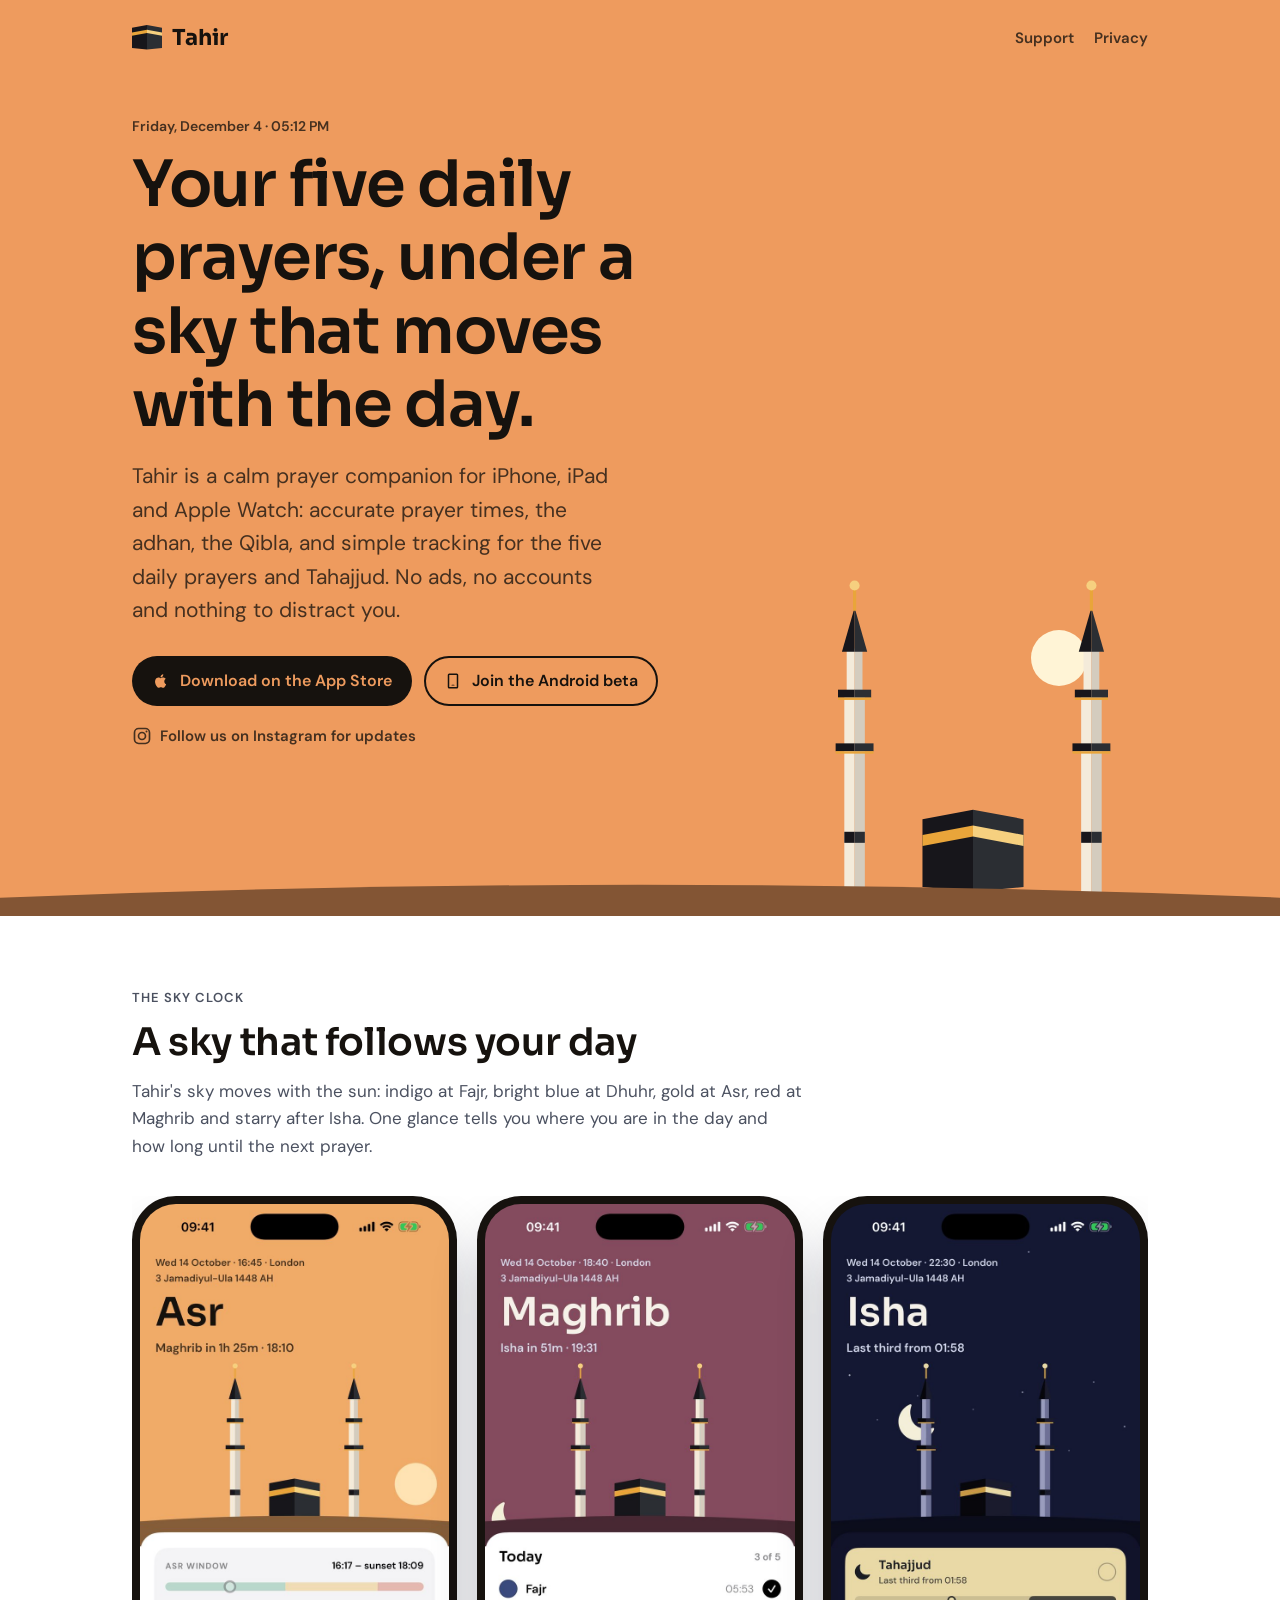
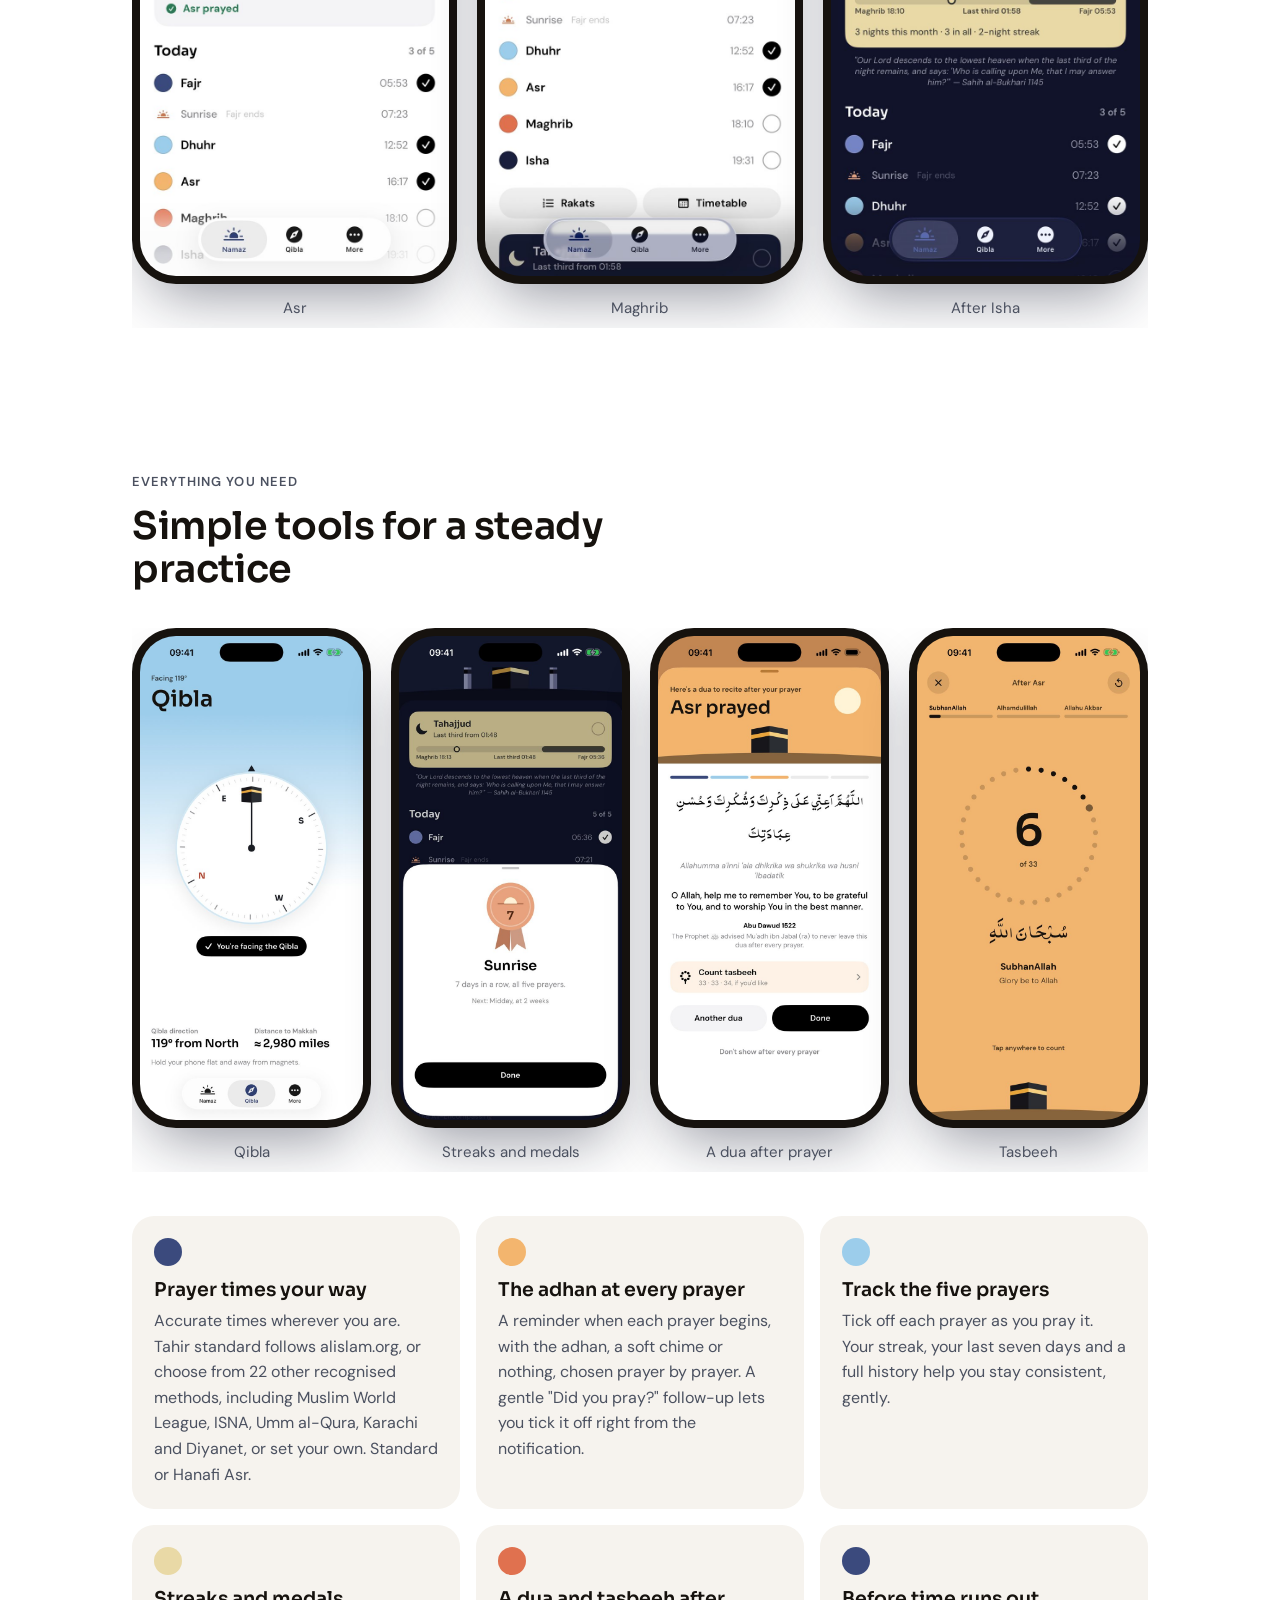
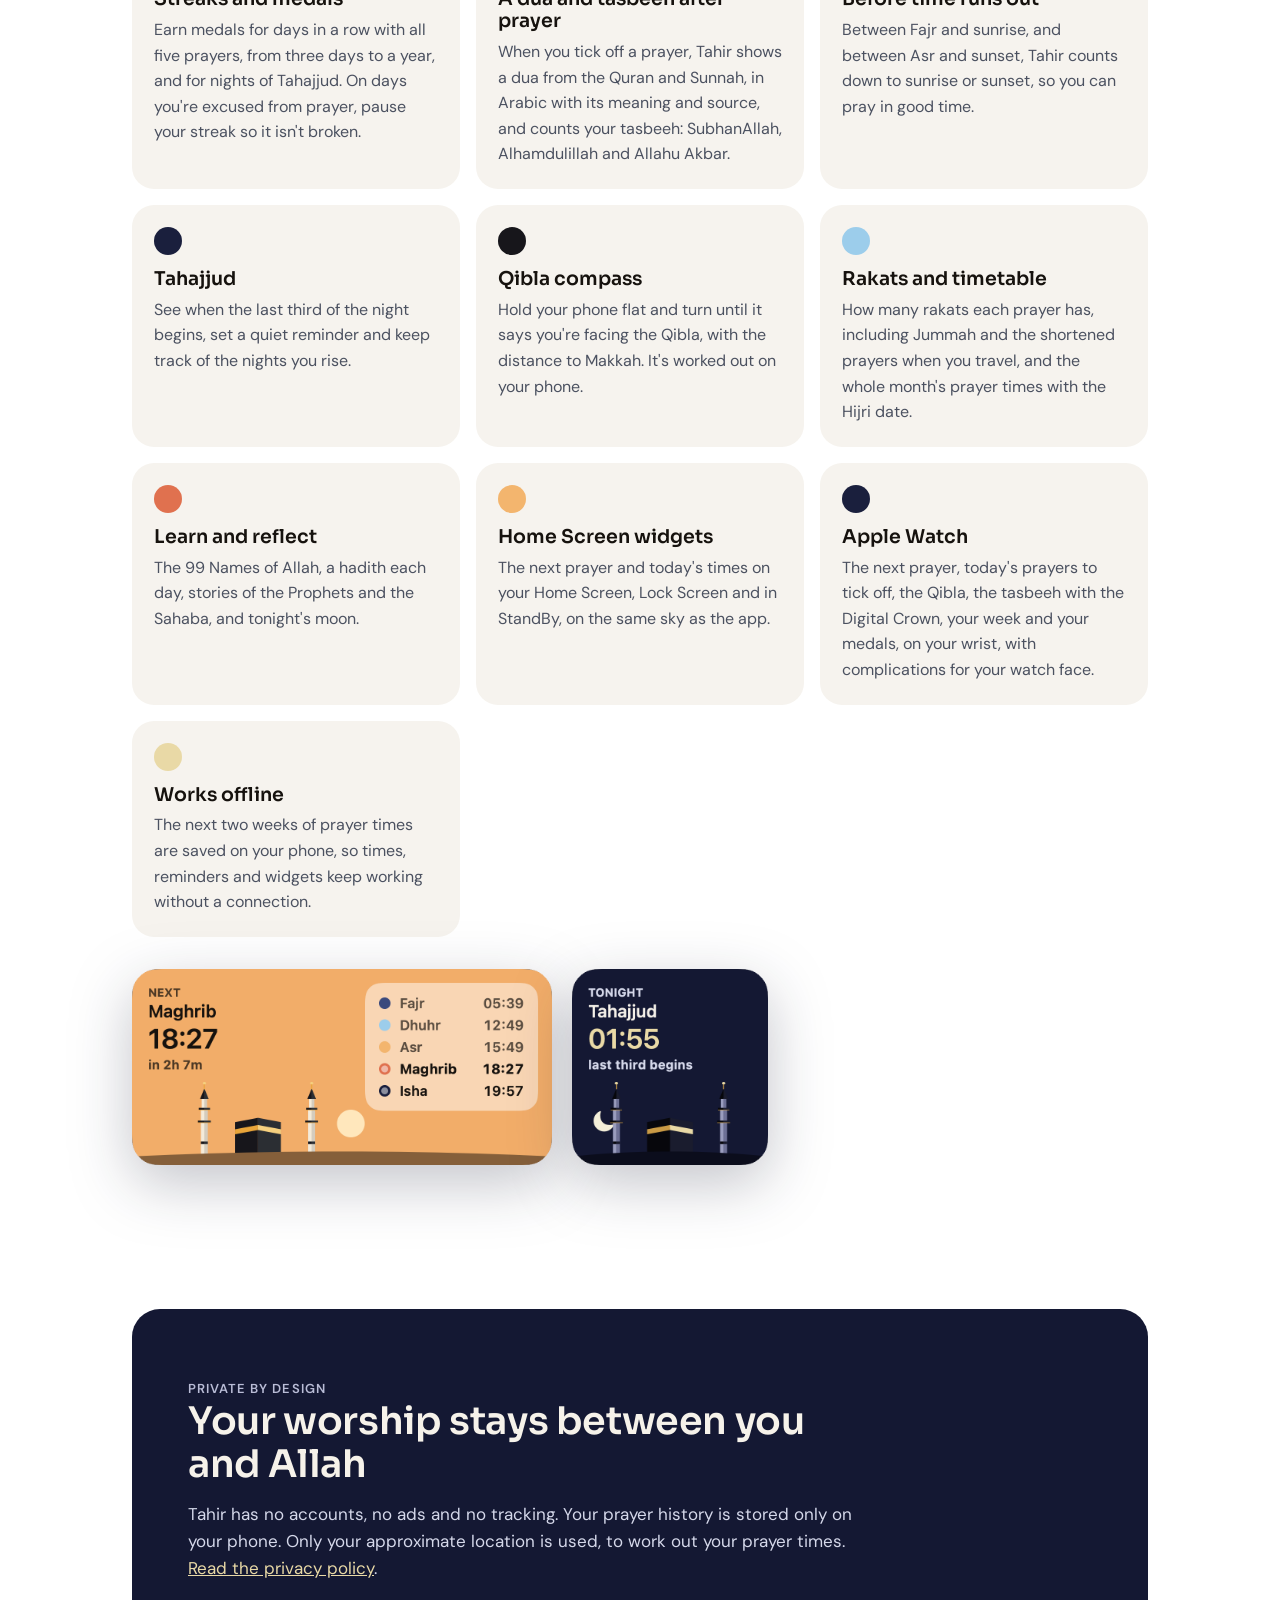
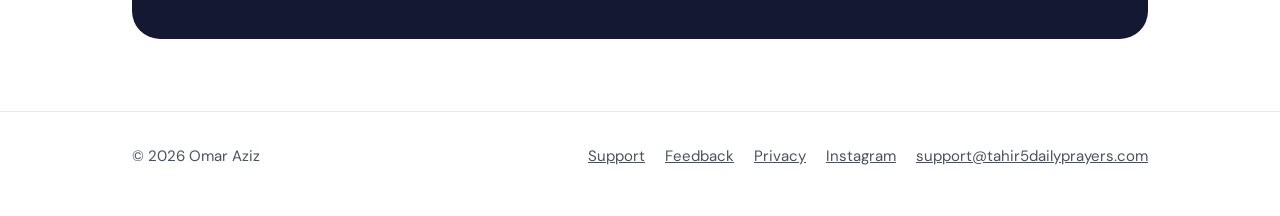
<file: index.html>
<!doctype html>
<html lang="en">
<head>
<meta charset="utf-8">
<meta name="viewport" content="width=device-width, initial-scale=1">
<meta name="apple-itunes-app" content="app-id=6762571310">
<title>Tahir: your five daily prayers</title>
<meta name="description" content="A calm prayer companion for iPhone, iPad and Apple Watch: prayer times, the adhan, the Qibla, streaks and medals, duas and tasbeeh after prayer, and Tahajjud. No ads, no accounts.">
<meta name="theme-color" content="#F3B56E">
<link rel="canonical" href="https://tahir5dailyprayers.com/">
<meta property="og:type" content="website">
<meta property="og:title" content="Tahir: your five daily prayers">
<meta property="og:description" content="A calm prayer companion for iPhone, iPad and Apple Watch: prayer times, the adhan, the Qibla, streaks and medals, duas and tasbeeh after prayer, and Tahajjud. No ads, no accounts.">
<meta property="og:url" content="https://tahir5dailyprayers.com/">
<meta property="og:image" content="https://tahir5dailyprayers.com/assets/img/og.png">
<meta name="twitter:card" content="summary_large_image">
<link rel="icon" href="assets/img/favicon.svg" type="image/svg+xml">
<link rel="apple-touch-icon" href="assets/img/apple-touch-icon.png">
<link rel="preload" href="assets/fonts/Sora-SemiBold.woff" as="font" type="font/woff" crossorigin>
<link rel="stylesheet" href="assets/style.css">
<script src="assets/sky.js"></script>
</head>
<body>
<header class="sky">
  <nav class="nav wrap" aria-label="Main">
    <a class="brand" href="./"><svg viewBox="163 182 64 52" aria-hidden="true"><polygon points="163,188 195,182 195,234 163,231" class="bl"/><polygon points="195,182 227,188 227,231 195,234" class="br"/><polygon points="163,198 195,192 195,199 163,205" class="gl"/><polygon points="195,192 227,198 227,205 195,199" class="gr"/></svg>Tahir</a>
    <div class="nav-links">
      <a href="support/">Support</a>
      <a href="privacy/">Privacy</a>
    </div>
  </nav>
  <div class="wrap hero">
    <div class="hero-copy">
      <p class="eyebrow" id="stamp">Five prayers. One sky.</p>
      <h1>Your five daily prayers, under a sky that moves with the day.</h1>
      <p class="lede">Tahir is a calm prayer companion for iPhone, iPad and Apple Watch: accurate prayer times, the adhan, the Qibla, and simple tracking for the five daily prayers and Tahajjud. No ads, no accounts and nothing to distract you.</p>
      <div class="store-row">
        <a class="store" href="https://apps.apple.com/app/tahir-5-daily-prayers/id6762571310"><svg viewBox="0 0 24 24" aria-hidden="true"><path d="M16.37 12.6c-.02-2.3 1.88-3.4 1.96-3.46-1.07-1.56-2.73-1.77-3.32-1.8-1.41-.14-2.76.83-3.47.83-.72 0-1.82-.81-2.99-.79-1.54.02-2.96.9-3.75 2.27-1.6 2.78-.41 6.89 1.15 9.14.76 1.1 1.67 2.34 2.86 2.3 1.15-.05 1.58-.74 2.97-.74 1.38 0 1.78.74 2.99.72 1.24-.02 2.02-1.12 2.77-2.23.87-1.28 1.23-2.52 1.25-2.58-.03-.01-2.4-.92-2.42-3.66zM14.09 5.84c.63-.77 1.06-1.83.94-2.89-.91.04-2.02.61-2.67 1.37-.59.68-1.1 1.76-.96 2.8 1.02.08 2.06-.52 2.69-1.28z"/></svg>Download on the App Store</a>
        <a class="store soon" href="android/"><svg viewBox="0 0 24 24" aria-hidden="true"><path d="M7 2h10a2 2 0 0 1 2 2v16a2 2 0 0 1-2 2H7a2 2 0 0 1-2-2V4a2 2 0 0 1 2-2zm0 2v16h10V4H7zm3.5 13h3a.5.5 0 0 1 0 1h-3a.5.5 0 0 1 0-1z"/></svg>Join the Android beta</a>
      </div>
      <p class="follow"><a href="https://www.instagram.com/tahir5dailyprayers/"><svg viewBox="0 0 24 24" aria-hidden="true"><rect x="3" y="3" width="18" height="18" rx="5"/><circle cx="12" cy="12" r="4.2"/><circle class="fill" cx="17.4" cy="6.6" r="1.2"/></svg><span>Follow us on Instagram for updates</span></a></p>
    </div>
  </div>
  <div class="horizon">
    <div id="sun"></div>
    <svg id="moon" hidden viewBox="0 0 24 24" aria-hidden="true"><path d="M20 14.5A8.5 8.5 0 1 1 9.5 4a7 7 0 0 0 10.5 10.5z" fill="#F4EFD9"/></svg>
    <svg class="landmark" viewBox="100 34 190 204" aria-hidden="true"><rect x="113.5" y="110" width="6.5" height="130" class="sl"/><rect x="120" y="110" width="6.5" height="130" class="sr"/><rect x="115" y="80" width="5" height="30" class="sl"/><rect x="120" y="80" width="5" height="30" class="sr"/><path d="M112 82L120 54L120 82Z" class="bl"/><path d="M120 54L128 82L120 82Z" class="br"/><rect x="113.5" y="196" width="6.5" height="7" class="bl"/><rect x="120" y="196" width="6.5" height="7" class="br"/><rect x="108" y="140" width="12" height="5" class="bl"/><rect x="120" y="140" width="12" height="5" class="br"/><rect x="108" y="145" width="24" height="1.5" class="gl"/><rect x="109.5" y="106" width="10.5" height="5" class="bl"/><rect x="120" y="106" width="10.5" height="5" class="br"/><rect x="109.5" y="111" width="21" height="1.5" class="gl"/><rect x="119" y="42" width="2" height="14" class="gl"/><circle cx="120" cy="40" r="3.2" class="gr"/><rect x="263.5" y="110" width="6.5" height="130" class="sl"/><rect x="270" y="110" width="6.5" height="130" class="sr"/><rect x="265" y="80" width="5" height="30" class="sl"/><rect x="270" y="80" width="5" height="30" class="sr"/><path d="M262 82L270 54L270 82Z" class="bl"/><path d="M270 54L278 82L270 82Z" class="br"/><rect x="263.5" y="196" width="6.5" height="7" class="bl"/><rect x="270" y="196" width="6.5" height="7" class="br"/><rect x="258" y="140" width="12" height="5" class="bl"/><rect x="270" y="140" width="12" height="5" class="br"/><rect x="258" y="145" width="24" height="1.5" class="gl"/><rect x="259.5" y="106" width="10.5" height="5" class="bl"/><rect x="270" y="106" width="10.5" height="5" class="br"/><rect x="259.5" y="111" width="21" height="1.5" class="gl"/><rect x="269" y="42" width="2" height="14" class="gl"/><circle cx="270" cy="40" r="3.2" class="gr"/><polygon points="163,188 195,182 195,234 163,231" class="bl"/><polygon points="195,182 227,188 227,231 195,234" class="br"/><polygon points="163,198 195,192 195,199 163,205" class="gl"/><polygon points="195,192 227,198 227,205 195,199" class="gr"/></svg>
    <svg class="ground" viewBox="0 0 390 24" preserveAspectRatio="none" aria-hidden="true"><path d="M0 14Q195 0 390 14L390 24L0 24Z" class="gd"/></svg>
  </div>
</header>

<main>
  <section>
    <div class="wrap">
      <p class="section-label">The sky clock</p>
      <h2>A sky that follows your day</h2>
      <p class="section-intro">Tahir's sky moves with the sun: indigo at Fajr, bright blue at Dhuhr, gold at Asr, red at Maghrib and starry after Isha. One glance tells you where you are in the day and how long until the next prayer.</p>
      <div class="shots">
        <figure><div class="phone"><img src="assets/img/asr.jpg" width="720" height="1564" alt="Tahir at Asr: an amber sky over two minarets and the Kaabah, with Maghrib in 1 hour 25 minutes and today's prayers below, three of five ticked off."></div><figcaption>Asr</figcaption></figure>
        <figure><div class="phone"><img src="assets/img/maghrib.jpg" width="720" height="1564" alt="Tahir at Maghrib: a dusk sky with the moon rising beside the minarets, and Isha in 51 minutes."></div><figcaption>Maghrib</figcaption></figure>
        <figure><div class="phone"><img src="assets/img/night.jpg" width="720" height="1564" alt="Tahir after Isha: a starry navy sky with the moon between the minarets, and a Tahajjud card showing the last third of the night begins at 01:58."></div><figcaption>After Isha</figcaption></figure>
      </div>
    </div>
  </section>

  <section>
    <div class="wrap">
      <p class="section-label">Everything you need</p>
      <h2>Simple tools for a steady practice</h2>
      <div class="shots shots-4">
        <figure><div class="phone"><img src="assets/img/qibla.jpg" width="720" height="1564" loading="lazy" alt="Tahir's Qibla compass facing the Qibla, 119 degrees from North, about 2,980 miles from Makkah."></div><figcaption>Qibla</figcaption></figure>
        <figure><div class="phone"><img src="assets/img/medals.jpg" width="720" height="1564" loading="lazy" alt="A medal in Tahir: Sunrise, for seven days in a row with all five prayers."></div><figcaption>Streaks and medals</figcaption></figure>
        <figure><div class="phone"><img src="assets/img/dua.jpg" width="720" height="1564" loading="lazy" alt="The dua shown after Asr is ticked off: in Arabic, transliteration and English, from Abu Dawud 1522."></div><figcaption>A dua after prayer</figcaption></figure>
        <figure><div class="phone"><img src="assets/img/tasbeeh.jpg" width="720" height="1564" loading="lazy" alt="Tahir's tasbeeh counter after Asr: SubhanAllah, 6 of 33."></div><figcaption>Tasbeeh</figcaption></figure>
      </div>
      <div class="features">
        <article class="feature"><div class="dot" style="--dot: var(--c-fajr)"></div><h3>Prayer times your way</h3><p>Accurate times wherever you are. Tahir standard follows alislam.org, or choose from 22 other recognised methods, including Muslim World League, ISNA, Umm al-Qura, Karachi and Diyanet, or set your own. Standard or Hanafi Asr.</p></article>
        <article class="feature"><div class="dot" style="--dot: var(--c-asr)"></div><h3>The adhan at every prayer</h3><p>A reminder when each prayer begins, with the adhan, a soft chime or nothing, chosen prayer by prayer. A gentle "Did you pray?" follow-up lets you tick it off right from the notification.</p></article>
        <article class="feature"><div class="dot" style="--dot: var(--c-dhuhr)"></div><h3>Track the five prayers</h3><p>Tick off each prayer as you pray it. Your streak, your last seven days and a full history help you stay consistent, gently.</p></article>
        <article class="feature"><div class="dot" style="--dot: var(--c-moon)"></div><h3>Streaks and medals</h3><p>Earn medals for days in a row with all five prayers, from three days to a year, and for nights of Tahajjud. On days you're excused from prayer, pause your streak so it isn't broken.</p></article>
        <article class="feature"><div class="dot" style="--dot: var(--c-maghrib)"></div><h3>A dua and tasbeeh after prayer</h3><p>When you tick off a prayer, Tahir shows a dua from the Quran and Sunnah, in Arabic with its meaning and source, and counts your tasbeeh: SubhanAllah, Alhamdulillah and Allahu Akbar.</p></article>
        <article class="feature"><div class="dot" style="--dot: var(--c-fajr)"></div><h3>Before time runs out</h3><p>Between Fajr and sunrise, and between Asr and sunset, Tahir counts down to sunrise or sunset, so you can pray in good time.</p></article>
        <article class="feature"><div class="dot" style="--dot: var(--c-isha)"></div><h3>Tahajjud</h3><p>See when the last third of the night begins, set a quiet reminder and keep track of the nights you rise.</p></article>
        <article class="feature"><div class="dot" style="--dot: var(--c-kaabah)"></div><h3>Qibla compass</h3><p>Hold your phone flat and turn until it says you're facing the Qibla, with the distance to Makkah. It's worked out on your phone.</p></article>
        <article class="feature"><div class="dot" style="--dot: var(--c-dhuhr)"></div><h3>Rakats and timetable</h3><p>How many rakats each prayer has, including Jummah and the shortened prayers when you travel, and the whole month's prayer times with the Hijri date.</p></article>
        <article class="feature"><div class="dot" style="--dot: var(--c-maghrib)"></div><h3>Learn and reflect</h3><p>The 99 Names of Allah, a hadith each day, stories of the Prophets and the Sahaba, and tonight's moon.</p></article>
        <article class="feature"><div class="dot" style="--dot: var(--c-asr)"></div><h3>Home Screen widgets</h3><p>The next prayer and today's times on your Home Screen, Lock Screen and in StandBy, on the same sky as the app.</p></article>
        <article class="feature"><div class="dot" style="--dot: var(--c-isha)"></div><h3>Apple Watch</h3><p>The next prayer, today's prayers to tick off, the Qibla, the tasbeeh with the Digital Crown, your week and your medals, on your wrist, with complications for your watch face.</p></article>
        <article class="feature"><div class="dot" style="--dot: var(--c-moon)"></div><h3>Works offline</h3><p>The next two weeks of prayer times are saved on your phone, so times, reminders and widgets keep working without a connection.</p></article>
      </div>
      <div class="widgets">
        <img class="w-medium" src="assets/img/widget-medium-asr.png" width="1032" height="450" alt="Medium Tahir widget at Asr: next prayer Maghrib at 18:27, with today's five prayer times listed beside the Kaabah and minarets.">
        <img class="w-small" src="assets/img/widget-small-night.png" width="450" height="450" alt="Small Tahir widget at night: Tahajjud tonight, the last third begins at 01:55.">
      </div>
    </div>
  </section>

  <section>
    <div class="wrap">
      <div class="promise">
        <p class="section-label" style="color:#B9BCD6">Private by design</p>
        <h2>Your worship stays between you and Allah</h2>
        <p>Tahir has no accounts, no ads and no tracking. Your prayer history is stored only on your phone. Only your approximate location is used, to work out your prayer times. <a href="privacy/">Read the privacy policy</a>.</p>
      </div>
    </div>
  </section>
</main>

<footer>
  <div class="wrap">
    <span>© 2026 Omar Aziz</span>
    <nav aria-label="Footer">
      <a href="support/">Support</a>
      <a href="feedback/">Feedback</a>
      <a href="privacy/">Privacy</a>
      <a href="https://www.instagram.com/tahir5dailyprayers/">Instagram</a>
      <a href="mailto:support@tahir5dailyprayers.com">support@tahir5dailyprayers.com</a>
    </nav>
  </div>
</footer>
</body>
</html>
</file>
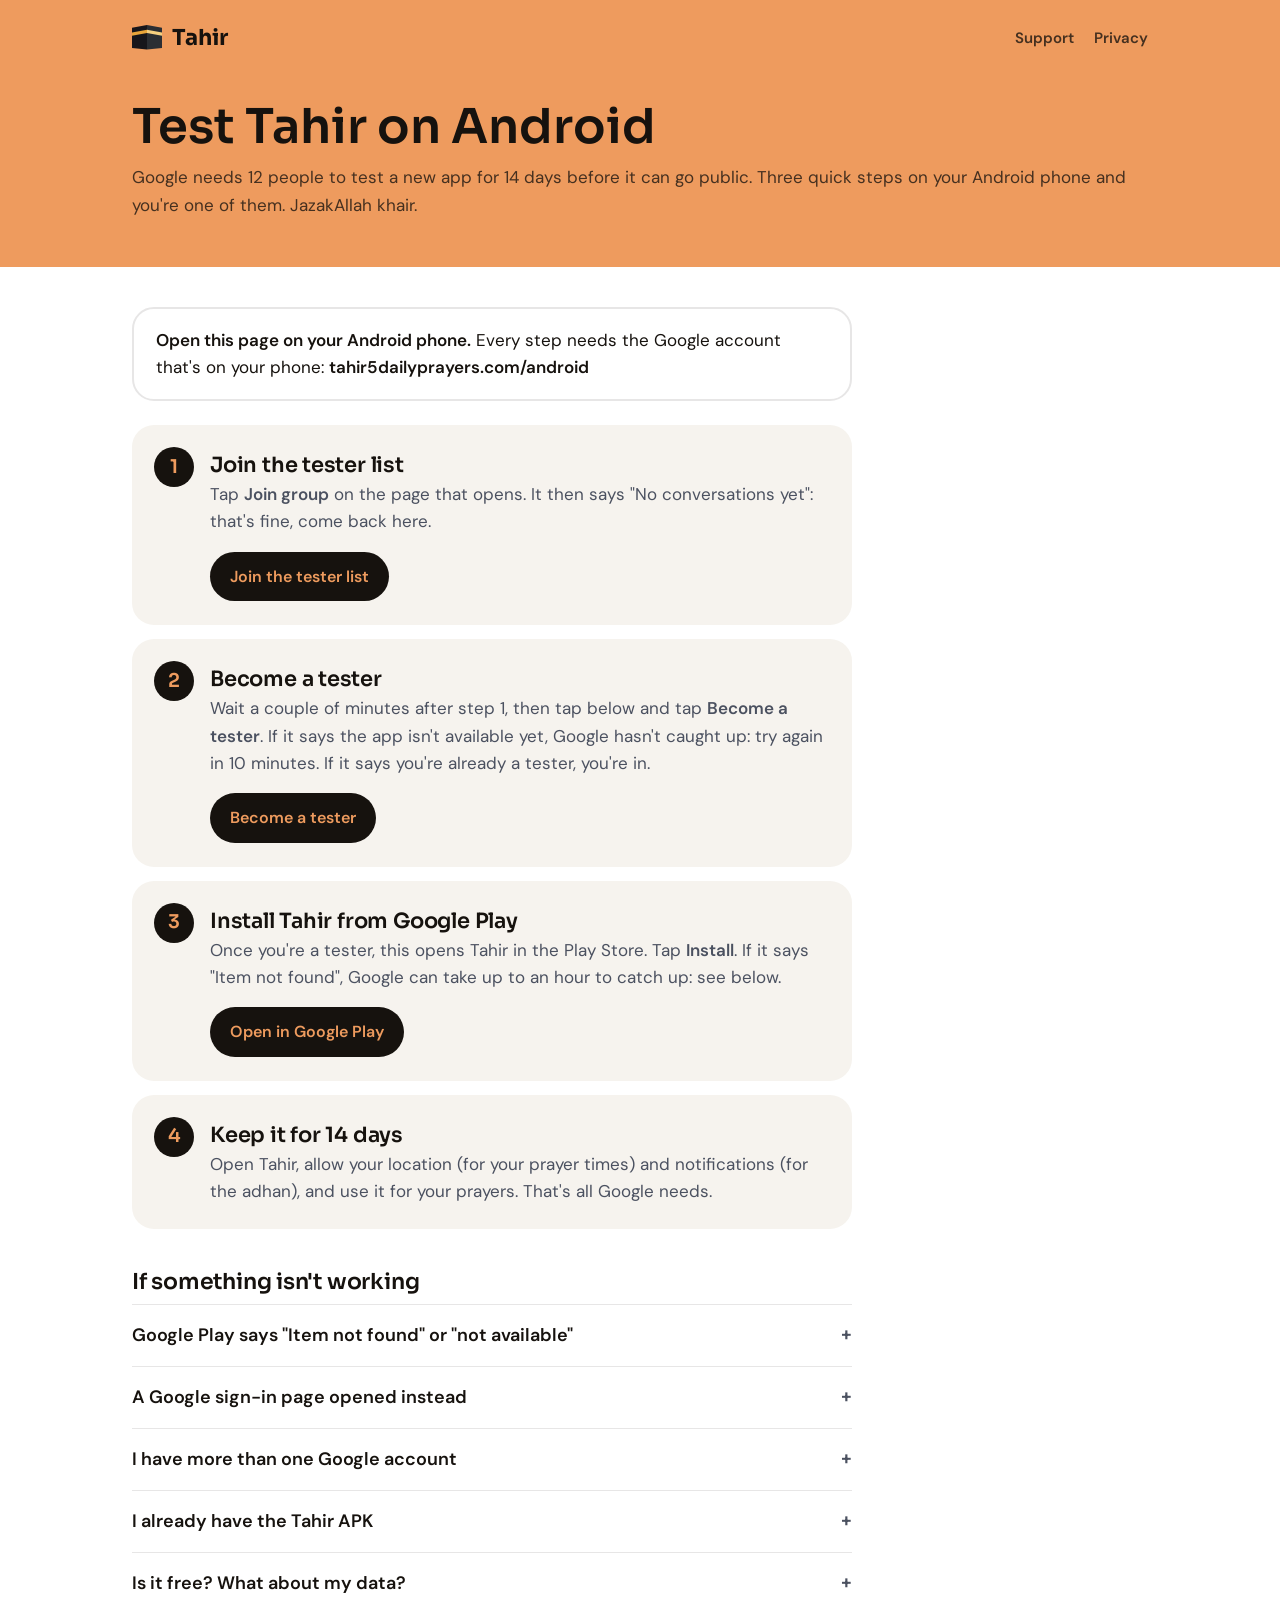
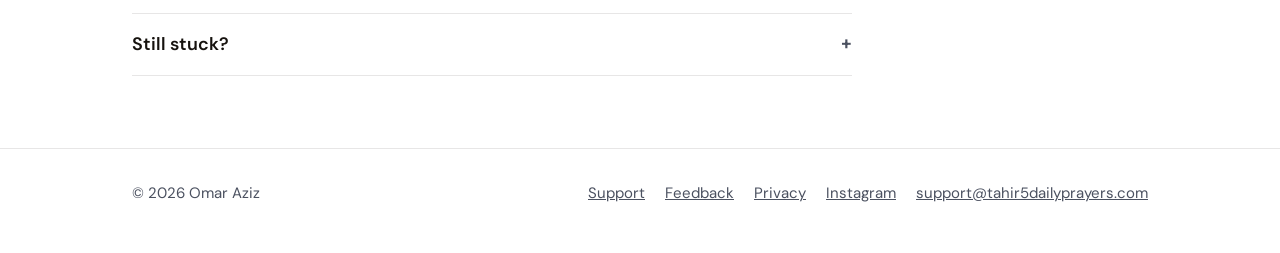
<file: android/index.html>
<!doctype html>
<html lang="en">
<head>
<meta charset="utf-8">
<meta name="viewport" content="width=device-width, initial-scale=1">
<title>Test Tahir on Android | Tahir</title>
<meta name="description" content="Help launch Tahir on Google Play: join the tester list, become a tester and install Tahir on your Android phone.">
<meta name="theme-color" content="#F3B56E">
<link rel="canonical" href="https://tahir5dailyprayers.com/android/">
<meta property="og:type" content="website">
<meta property="og:title" content="Test Tahir on Android">
<meta property="og:description" content="Three quick steps on your Android phone. Help us launch Tahir on Google Play.">
<meta property="og:url" content="https://tahir5dailyprayers.com/android/">
<meta property="og:image" content="https://tahir5dailyprayers.com/assets/img/og.png">
<meta name="twitter:card" content="summary_large_image">
<link rel="icon" href="../assets/img/favicon.svg" type="image/svg+xml">
<link rel="apple-touch-icon" href="../assets/img/apple-touch-icon.png">
<link rel="preload" href="../assets/fonts/Sora-SemiBold.woff" as="font" type="font/woff" crossorigin>
<link rel="stylesheet" href="../assets/style.css">
<script src="../assets/sky.js"></script>
<style>
.steps { list-style: none; padding: 0; margin: 0 0 40px; display: grid; gap: 14px; }
.step { background: var(--surface); border-radius: 22px; padding: 22px 22px 24px; display: grid; grid-template-columns: 40px 1fr; gap: 0 16px; }
.step > :not(.num) { grid-column: 2; }
.step .num { grid-column: 1; grid-row: 1 / span 4; width: 40px; height: 40px; border-radius: 50%; background: var(--ink); color: var(--sky); display: flex; align-items: center; justify-content: center; font-family: "Sora", sans-serif; font-weight: 600; font-size: 19px; }
.step h2 { margin: 6px 0 4px; font-size: 21px; }
.step p { margin: 0; color: var(--muted); }
.step .store { margin-top: 16px; justify-self: start; }
.step .alt { margin-top: 12px; font-size: 15px; }
.notice { border: 2px solid var(--line); border-radius: 22px; padding: 18px 22px; margin: 0 0 24px; }
.notice p { margin: 0; }
.notice .store { margin-top: 14px; }
.notice[hidden] { display: none; }
</style>
</head>
<body>
<header class="sky">
  <nav class="nav wrap" aria-label="Main">
    <a class="brand" href="../"><svg viewBox="163 182 64 52" aria-hidden="true"><polygon points="163,188 195,182 195,234 163,231" class="bl"/><polygon points="195,182 227,188 227,231 195,234" class="br"/><polygon points="163,198 195,192 195,199 163,205" class="gl"/><polygon points="195,192 227,198 227,205 195,199" class="gr"/></svg>Tahir</a>
    <div class="nav-links">
      <a href="../support/">Support</a>
      <a href="../privacy/">Privacy</a>
    </div>
  </nav>
  <div class="wrap page-head">
    <h1>Test Tahir on Android</h1>
    <p>Google needs 12 people to test a new app for 14 days before it can go public. Three quick steps on your Android phone and you're one of them. JazakAllah khair.</p>
  </div>
</header>

<main class="wrap prose">
  <div class="notice" id="on-iphone" hidden>
    <p><strong>You're on an iPhone or iPad.</strong> Tahir is already on the App Store for you. These steps are for Android phones, so send this page to anyone with one.</p>
    <a class="store" href="https://apps.apple.com/app/tahir-5-daily-prayers/id6762571310">Download on the App Store</a>
  </div>
  <div class="notice" id="on-computer" hidden>
    <p><strong>Open this page on your Android phone.</strong> Every step needs the Google account that's on your phone: <strong>tahir5dailyprayers.com/android</strong></p>
  </div>

  <ol class="steps">
    <li class="step">
      <span class="num" aria-hidden="true">1</span>
      <h2>Join the tester list</h2>
      <p>Tap <strong>Join group</strong> on the page that opens. It then says "No conversations yet": that's fine, come back here.</p>
      <a class="store" href="https://groups.google.com/g/tahir-android-beta">Join the tester list</a>
    </li>
    <li class="step">
      <span class="num" aria-hidden="true">2</span>
      <h2>Become a tester</h2>
      <p>Wait a couple of minutes after step 1, then tap below and tap <strong>Become a tester</strong>. If it says the app isn't available yet, Google hasn't caught up: try again in 10 minutes. If it says you're already a tester, you're in.</p>
      <a class="store" href="https://play.google.com/apps/testing/com.habitbreaker.tahir">Become a tester</a>
    </li>
    <li class="step">
      <span class="num" aria-hidden="true">3</span>
      <h2>Install Tahir from Google Play</h2>
      <p>Once you're a tester, this opens Tahir in the Play Store. Tap <strong>Install</strong>. If it says "Item not found", Google can take up to an hour to catch up: see below.</p>
      <a class="store" href="https://play.google.com/store/apps/details?id=com.habitbreaker.tahir">Open in Google Play</a>
    </li>
    <li class="step">
      <span class="num" aria-hidden="true">4</span>
      <h2>Keep it for 14 days</h2>
      <p>Open Tahir, allow your location (for your prayer times) and notifications (for the adhan), and use it for your prayers. That's all Google needs.</p>
    </li>
  </ol>

  <h2>If something isn't working</h2>
  <details>
    <summary>Google Play says "Item not found" or "not available"</summary>
    <p>Do the steps in order: Google Play only shows Tahir after step 2. Then check these:</p>
    <ul>
      <li><strong>Give it time.</strong> After you become a tester, Google Play can take anywhere from a few minutes to an hour to show Tahir.</li>
      <li><strong>Check the account.</strong> In the Play Store, tap <strong>You</strong> at the bottom (or your picture at the top right) to see which account it's using. It has to be the one that joined in step 1. Switch to it, or do steps 1 and 2 again with it.</li>
      <li><strong>Clear the Play Store's cache.</strong> Go to your phone's <strong>Settings › Apps › Google Play Store › Storage</strong> and tap <strong>Clear cache</strong>, then tap step 3 again.</li>
    </ul>
  </details>
  <details>
    <summary>A Google sign-in page opened instead</summary>
    <p>The link opened inside WhatsApp, Instagram or another app, which isn't signed in to Google. Tap the menu (⋮) and choose <strong>Open in Chrome</strong>, or copy the link into Chrome.</p>
  </details>
  <details>
    <summary>I have more than one Google account</summary>
    <p>Use the one your Play Store uses, for every step. On the tester-list page and the Become a tester page, tap your picture at the top right to switch accounts first.</p>
  </details>
  <details>
    <summary>I already have the Tahir APK</summary>
    <p>Install from Google Play anyway. It updates the app you have and keeps your streak and history.</p>
  </details>
  <details>
    <summary>Is it free? What about my data?</summary>
    <p>Yes, it's free, with no ads and no sign-up. Your prayer history stays on your phone. See our <a href="../privacy/">privacy policy</a>.</p>
  </details>
  <details>
    <summary>Still stuck?</summary>
    <p>Email <a href="mailto:support@tahir5dailyprayers.com">support@tahir5dailyprayers.com</a> and tell us what you see. We'll help.</p>
  </details>
</main>
<footer>
  <div class="wrap">
    <span>© 2026 Omar Aziz</span>
    <nav aria-label="Footer">
      <a href="../support/">Support</a>
      <a href="../feedback/">Feedback</a>
      <a href="../privacy/">Privacy</a>
      <a href="https://www.instagram.com/tahir5dailyprayers/">Instagram</a>
      <a href="mailto:support@tahir5dailyprayers.com">support@tahir5dailyprayers.com</a>
    </nav>
  </div>
</footer>
<script>
(function () {
  var ua = navigator.userAgent || "";
  var ios = /iPhone|iPad|iPod/.test(ua) || (navigator.platform === "MacIntel" && navigator.maxTouchPoints > 1);
  var android = /Android/i.test(ua);
  if (ios) document.getElementById("on-iphone").hidden = false;
  else if (!android) document.getElementById("on-computer").hidden = false;
})();
</script>
</body>
</html>
</file>
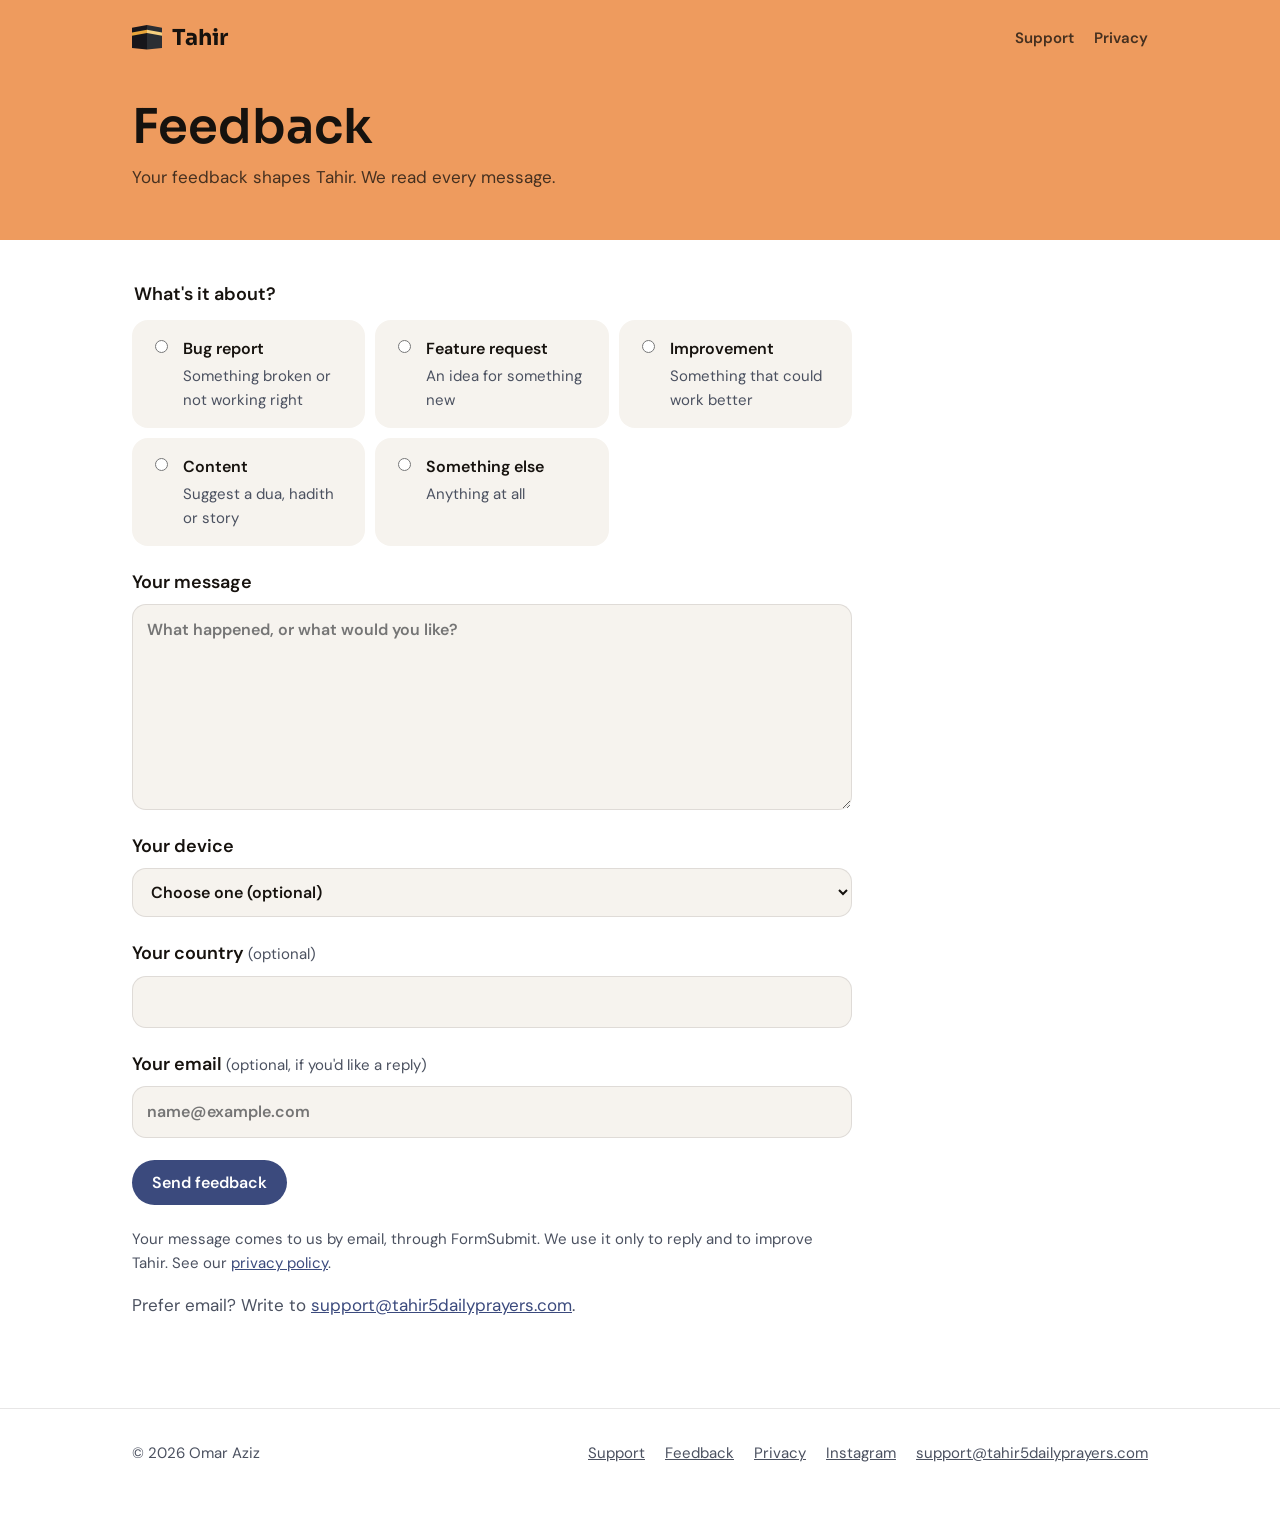
<file: feedback/index.html>
<!doctype html>
<html lang="en">
<head>
<meta charset="utf-8">
<meta name="viewport" content="width=device-width, initial-scale=1">
<meta name="apple-itunes-app" content="app-id=6762571310">
<title>Feedback | Tahir</title>
<meta name="description" content="Send feedback about Tahir: a bug, an idea, or something that could work better.">
<meta name="theme-color" content="#F3B56E">
<link rel="canonical" href="https://tahir5dailyprayers.com/feedback/">
<meta property="og:type" content="website">
<meta property="og:title" content="Feedback | Tahir">
<meta property="og:description" content="Send feedback about Tahir: a bug, an idea, or something that could work better.">
<meta property="og:url" content="https://tahir5dailyprayers.com/feedback/">
<meta property="og:image" content="https://tahir5dailyprayers.com/assets/img/og.png">
<meta name="twitter:card" content="summary_large_image">
<link rel="icon" href="../assets/img/favicon.svg" type="image/svg+xml">
<link rel="apple-touch-icon" href="../assets/img/apple-touch-icon.png">
<link rel="preload" href="../assets/fonts/Sora-SemiBold.woff" as="font" type="font/woff" crossorigin>
<link rel="stylesheet" href="../assets/style.css">
<script src="../assets/sky.js"></script>
</head>
<body>
<header class="sky">
  <nav class="nav wrap" aria-label="Main">
    <a class="brand" href="../"><svg viewBox="163 182 64 52" aria-hidden="true"><polygon points="163,188 195,182 195,234 163,231" class="bl"/><polygon points="195,182 227,188 227,231 195,234" class="br"/><polygon points="163,198 195,192 195,199 163,205" class="gl"/><polygon points="195,192 227,198 227,205 195,199" class="gr"/></svg>Tahir</a>
    <div class="nav-links">
      <a href="../support/">Support</a>
      <a href="../privacy/">Privacy</a>
    </div>
  </nav>
  <div class="wrap page-head">
    <h1>Feedback</h1>
    <p>Your feedback shapes Tahir. We read every message.</p>
  </div>
</header>

<main class="wrap prose">
  <form id="feedback" class="feedback-form" novalidate>
    <fieldset>
      <legend>What's it about?</legend>
      <div class="choices">
        <label><input type="radio" name="category" value="Bug report" required><span><strong>Bug report</strong>Something broken or not working right</span></label>
        <label><input type="radio" name="category" value="Feature request"><span><strong>Feature request</strong>An idea for something new</span></label>
        <label><input type="radio" name="category" value="Improvement"><span><strong>Improvement</strong>Something that could work better</span></label>
        <label><input type="radio" name="category" value="Content"><span><strong>Content</strong>Suggest a dua, hadith or story</span></label>
        <label><input type="radio" name="category" value="Something else"><span><strong>Something else</strong>Anything at all</span></label>
      </div>
      <p class="field-error" id="category-error" hidden>Choose what it's about.</p>
    </fieldset>

    <label class="field" for="message"><span>Your message</span>
      <textarea id="message" name="message" rows="7" maxlength="5000" required placeholder="What happened, or what would you like?"></textarea>
    </label>
    <p class="field-error" id="message-error" hidden>Write your message first.</p>

    <label class="field" for="device"><span>Your device</span>
      <select id="device" name="device">
        <option value="">Choose one (optional)</option>
        <option>iPhone</option>
        <option>iPad</option>
        <option>Apple Watch</option>
        <option>Android</option>
        <option>Other</option>
      </select>
    </label>

    <div class="field" id="prayer-times-field" hidden>
      <span>Your prayer times <span class="muted">(from the app)</span></span>
      <p class="readonly" id="prayer-times-shown"></p>
    </div>

    <div class="field">
      <label for="country">Your country <span class="muted">(optional)</span></label>
      <div class="with-clear">
        <input id="country" name="country" type="text" maxlength="60" autocomplete="country-name" dir="auto">
        <button type="button" class="clear" id="country-clear" aria-label="Clear your country" hidden><svg viewBox="0 0 12 12" aria-hidden="true"><path d="M3 3l6 6M9 3l-6 6"/></svg></button>
      </div>
      <p class="hint" id="country-hint" hidden>Filled in by Tahir from where your prayer times are for. Change it or clear it if you'd rather not say.</p>
    </div>

    <label class="field" for="email"><span>Your email <span class="muted">(optional, if you'd like a reply)</span></span>
      <input id="email" name="email" type="email" autocomplete="email" placeholder="name@example.com">
    </label>
    <p class="field-error" id="email-error" hidden>That email address doesn't look right.</p>

    <input type="hidden" name="app_version" id="app_version">
    <input type="hidden" name="system" id="system">
    <input type="hidden" name="prayer_times" id="prayer_times">
    <input type="text" name="_honey" class="honey" tabindex="-1" autocomplete="off" aria-hidden="true">

    <button type="submit" class="store send" id="send">Send feedback</button>
    <p class="muted form-note">Your message comes to us by email, through FormSubmit. We use it only to reply and to improve Tahir. See our <a href="../privacy/">privacy policy</a>.</p>
    <p class="form-status" id="status" role="status" aria-live="polite"></p>
  </form>

  <div class="contact-card sent" id="sent" hidden tabindex="-1">
    <p class="email">JazakAllah khair</p>
    <p class="muted">Your feedback is on its way to us. If you left your email, we'll reply there.</p>
  </div>

  <p class="muted">Prefer email? Write to <a href="mailto:support@tahir5dailyprayers.com">support@tahir5dailyprayers.com</a>.</p>
</main>
<footer>
  <div class="wrap">
    <span>© 2026 Omar Aziz</span>
    <nav aria-label="Footer">
      <a href="../support/">Support</a>
      <a href="../feedback/">Feedback</a>
      <a href="../privacy/">Privacy</a>
      <a href="https://www.instagram.com/tahir5dailyprayers/">Instagram</a>
      <a href="mailto:support@tahir5dailyprayers.com">support@tahir5dailyprayers.com</a>
    </nav>
  </div>
</footer>
<script>
(function () {
  var form = document.getElementById("feedback");
  var status = document.getElementById("status");
  var send = document.getElementById("send");
  var endpoint = "https://formsubmit.co/ajax/support@tahir5dailyprayers.com";

  // The apps open this page with device, v and os (and from Tahir 1.1.2
  // method, asr and country) so a report says which build it's about. Tahir
  // 1.1.2 puts them after # (#device=&v=&os=…), which the browser keeps to
  // itself, so they never reach this site's host; older builds and the
  // Android app put them after ?. Each is read from after # first.
  var fromHash = new URLSearchParams(location.hash.replace(/^#/, ""));
  var fromQuery = new URLSearchParams(location.search);
  var q = { get: function (name) { return fromHash.has(name) ? fromHash.get(name) : fromQuery.get(name); } };
  // Opened from the app again with other details: Safari goes back to this
  // tab and changes only what's after #, which doesn't load the page again,
  // so the form kept the old ones (or stayed hidden after a send). Start
  // afresh with the new ones, as a link with ? does.
  window.addEventListener("hashchange", function () {
    var next = new URLSearchParams(location.hash.replace(/^#/, ""));
    if (next.has("device") || next.has("v")) location.reload();
  });
  var device = q.get("device");
  if (device) {
    var select = document.getElementById("device");
    for (var i = 0; i < select.options.length; i++) {
      if (select.options[i].text === device) select.selectedIndex = i;
    }
  }
  document.getElementById("app_version").value = (q.get("v") || "").slice(0, 40);
  document.getElementById("system").value = [q.get("os"), q.get("model")].filter(Boolean).join(" · ").slice(0, 80);

  // Tahir 1.1.2 adds its prayer-time method and Asr setting, shown as they came,
  // and the country its prayer times are for, which people can change or clear.
  var method = (q.get("method") || "").trim().slice(0, 60);
  var asr = (q.get("asr") || "").trim().slice(0, 20);
  if (method) {
    var shown = document.getElementById("prayer-times-shown");
    shown.appendChild(isolated(method));
    if (asr) {
      shown.appendChild(document.createTextNode(" · Asr: "));
      shown.appendChild(isolated(asr));
    }
    document.getElementById("prayer_times").value = method + (asr ? " · Asr: " + asr : "");
    show("prayer-times-field", true);
  }
  var country = document.getElementById("country");
  var clear = document.getElementById("country-clear");
  var fromApp = (q.get("country") || "").trim().slice(0, 60);
  if (fromApp) {
    country.value = fromApp;
    country.setAttribute("aria-describedby", "country-hint");
    show("country-hint", true);
  }
  function showClear() { clear.hidden = !country.value; }
  showClear();
  country.addEventListener("input", showClear);
  clear.addEventListener("click", function () {
    country.value = "";
    showClear();
    country.focus();
  });

  // Text from the link, kept as text (never markup) and set apart, so a
  // right-to-left name doesn't reorder the words around it.
  function isolated(text) {
    var bdi = document.createElement("bdi");
    bdi.textContent = text;
    return bdi;
  }
  function show(id, on) { document.getElementById(id).hidden = !on; }
  form.addEventListener("input", function (e) {
    if (e.target.name === "category") show("category-error", false);
    if (e.target.id === "message") show("message-error", false);
    if (e.target.id === "email") show("email-error", false);
  });

  form.addEventListener("submit", function (e) {
    e.preventDefault();
    var category = form.querySelector("input[name=category]:checked");
    var message = form.message.value.trim();
    var email = form.email.value.trim();
    var ok = true;
    show("category-error", !category); if (!category) ok = false;
    show("message-error", !message); if (!message) ok = false;
    var badEmail = email && !form.email.checkValidity();
    show("email-error", badEmail); if (badEmail) ok = false;
    if (!ok) { status.textContent = ""; return; }
    if (form._honey.value) return;

    var data = {
      _subject: "Tahir feedback: " + category.value,
      _template: "table",
      category: category.value,
      message: message,
      device: form.device.value || "Not given",
      app_version: form.app_version.value || "Not given",
      system: form.system.value || "Not given",
      prayer_times: document.getElementById("prayer_times").value || "Not given",
      country: country.value.trim().slice(0, 60) || "Not given",
      email: email || "Not given"
    };
    if (email) data._replyto = email;

    send.disabled = true;
    status.textContent = "Sending…";
    fetch(endpoint, {
      method: "POST",
      headers: { "Content-Type": "application/json", "Accept": "application/json" },
      body: JSON.stringify(data)
    }).then(function (r) { return r.json(); }).then(function (res) {
      if (res && String(res.success) === "true") {
        form.hidden = true;
        show("sent", true);
        document.getElementById("sent").focus();
      } else {
        throw new Error(res && res.message);
      }
    }).catch(function (err) {
      send.disabled = false;
      // FormSubmit says why (e.g. the form still needs activating); show it.
      var why = err && err.message && err.message !== "undefined" ? " (" + err.message + ")" : "";
      status.textContent = "Your feedback couldn't be sent just now" + why + ". Try again, or email us at support@tahir5dailyprayers.com.";
    });
  });
})();
</script>
</body>
</html>
</file>
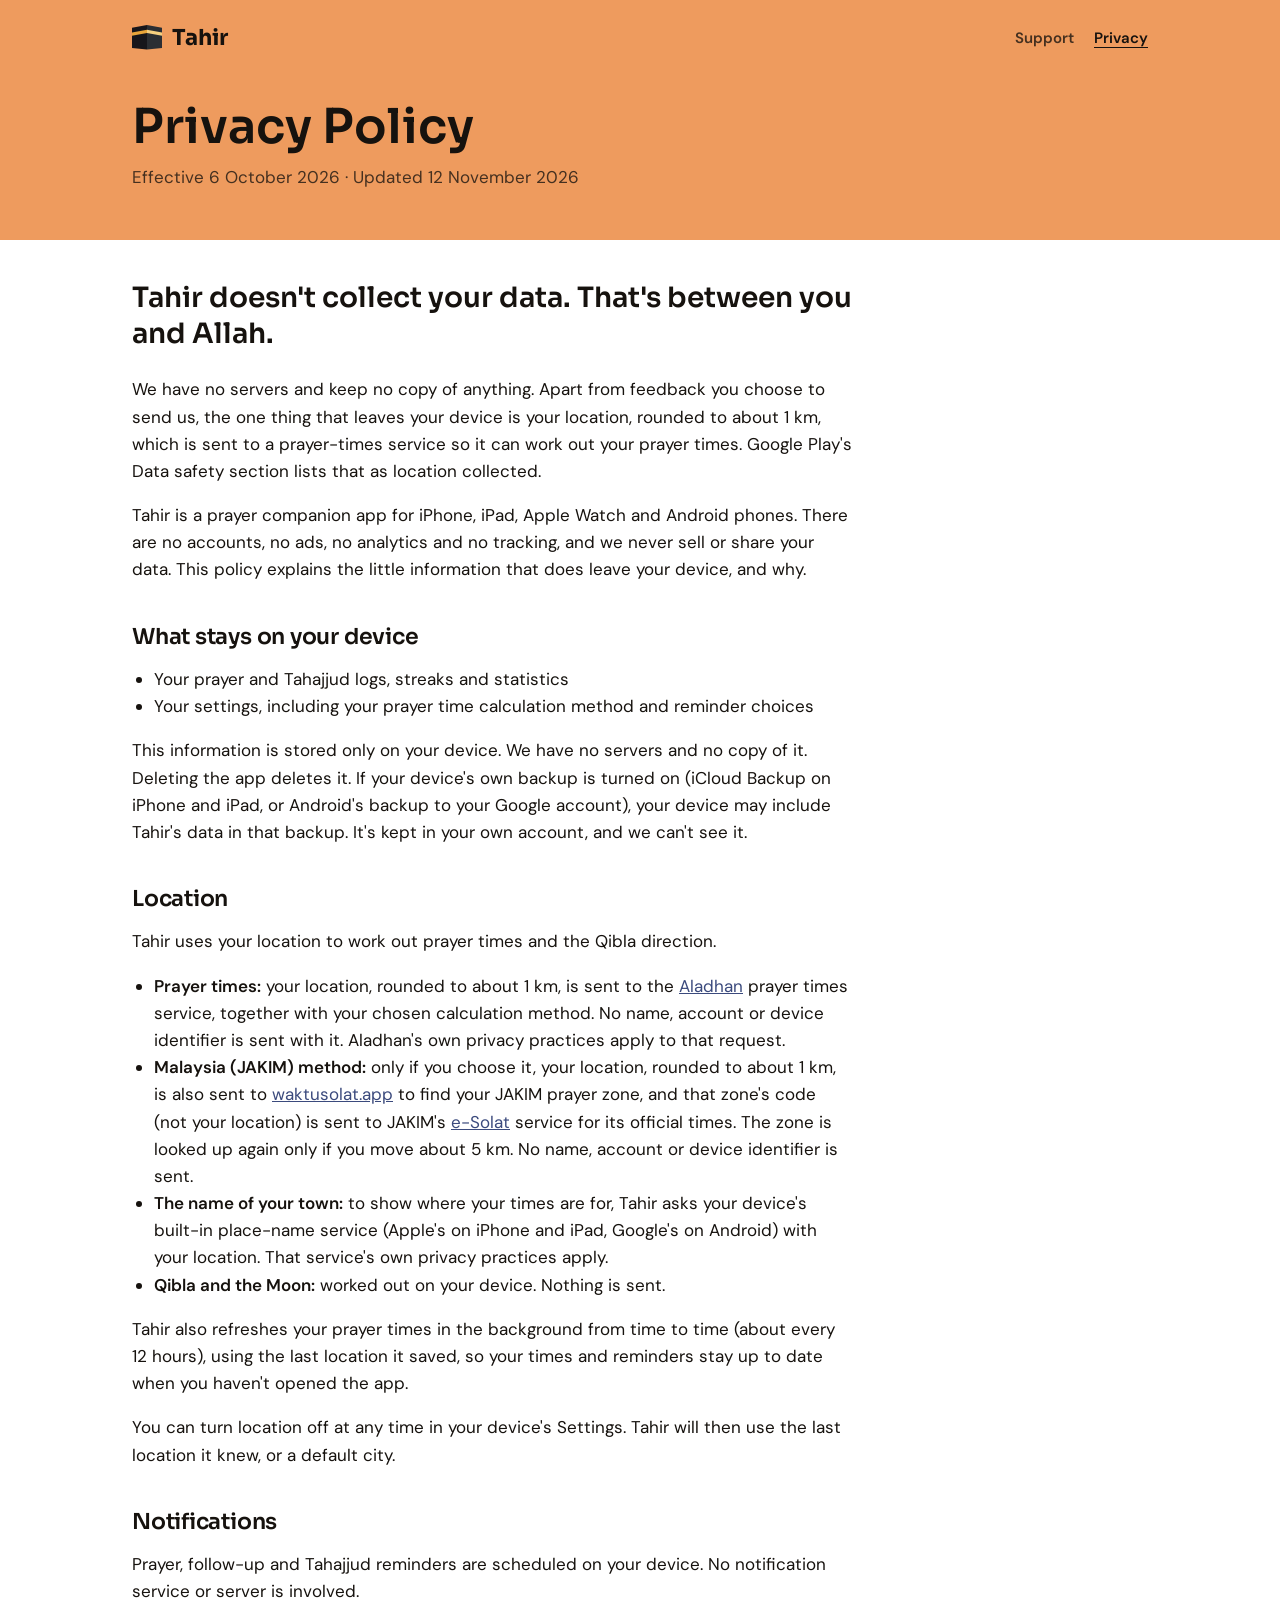
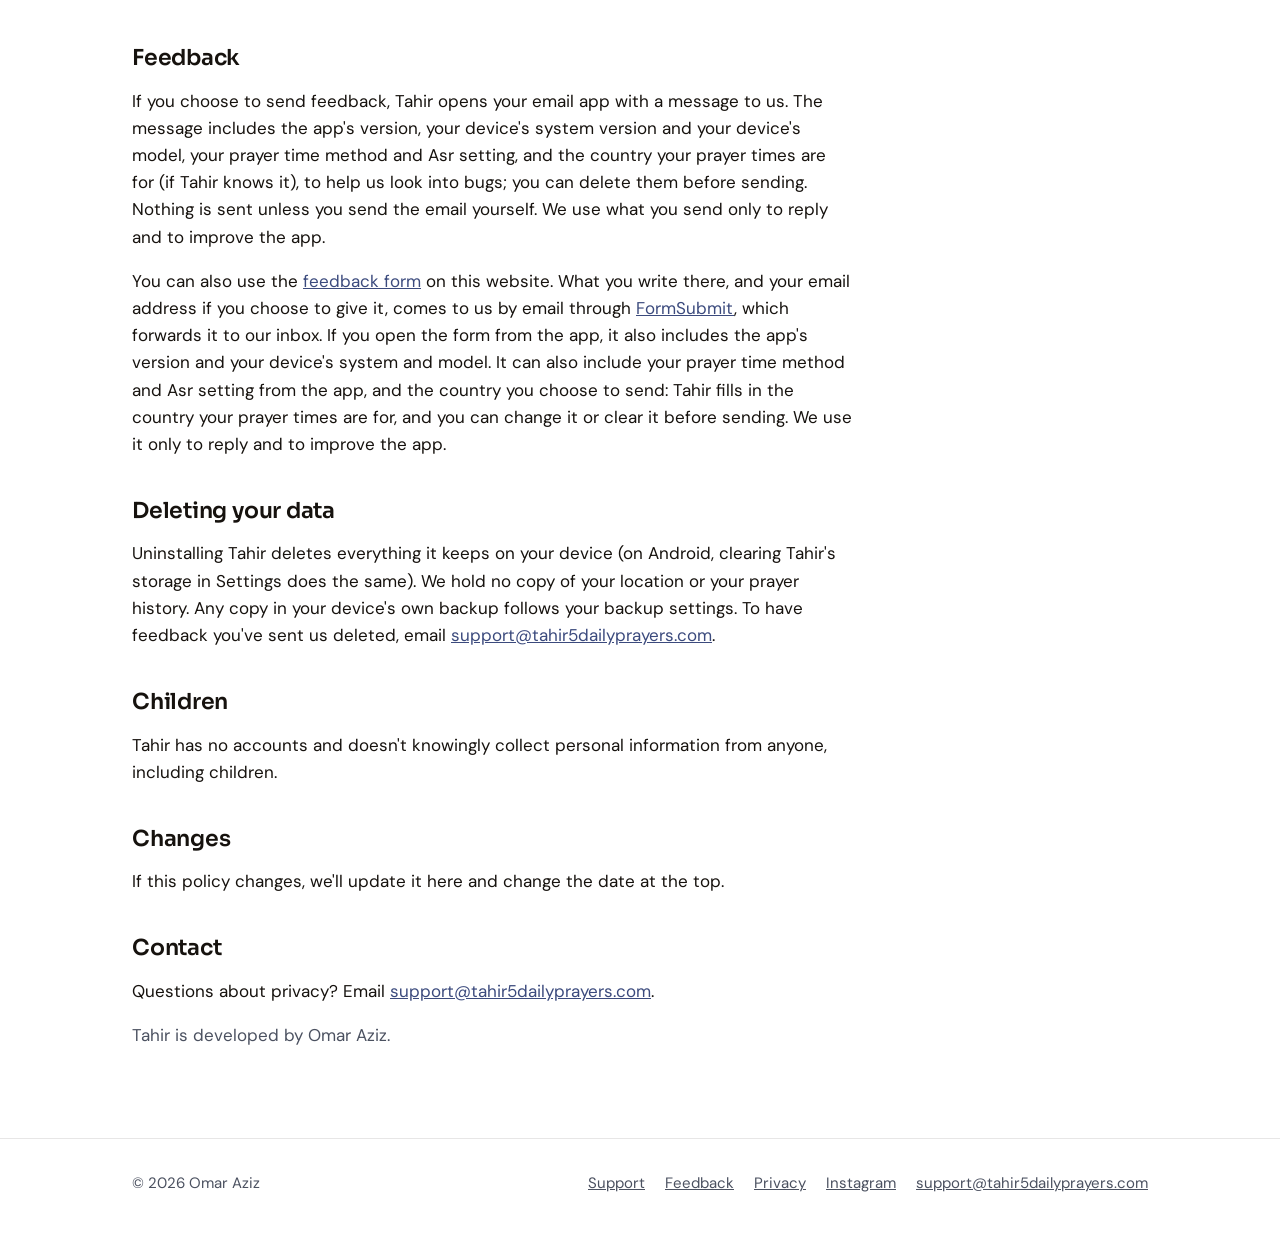
<file: privacy/index.html>
<!doctype html>
<html lang="en">
<head>
<meta charset="utf-8">
<meta name="viewport" content="width=device-width, initial-scale=1">
<meta name="apple-itunes-app" content="app-id=6762571310">
<title>Privacy Policy | Tahir</title>
<meta name="description" content="How Tahir handles your information: no accounts, no ads, no tracking.">
<meta name="theme-color" content="#F3B56E">
<link rel="canonical" href="https://tahir5dailyprayers.com/privacy/">
<meta property="og:type" content="website">
<meta property="og:title" content="Privacy Policy | Tahir">
<meta property="og:description" content="How Tahir handles your information: no accounts, no ads, no tracking.">
<meta property="og:url" content="https://tahir5dailyprayers.com/privacy/">
<meta property="og:image" content="https://tahir5dailyprayers.com/assets/img/og.png">
<meta name="twitter:card" content="summary_large_image">
<link rel="icon" href="../assets/img/favicon.svg" type="image/svg+xml">
<link rel="apple-touch-icon" href="../assets/img/apple-touch-icon.png">
<link rel="preload" href="../assets/fonts/Sora-SemiBold.woff" as="font" type="font/woff" crossorigin>
<link rel="stylesheet" href="../assets/style.css">
<script src="../assets/sky.js"></script>
</head>
<body>
<header class="sky">
  <nav class="nav wrap" aria-label="Main">
    <a class="brand" href="../"><svg viewBox="163 182 64 52" aria-hidden="true"><polygon points="163,188 195,182 195,234 163,231" class="bl"/><polygon points="195,182 227,188 227,231 195,234" class="br"/><polygon points="163,198 195,192 195,199 163,205" class="gl"/><polygon points="195,192 227,198 227,205 195,199" class="gr"/></svg>Tahir</a>
    <div class="nav-links">
      <a href="../support/">Support</a>
      <a href="../privacy/" aria-current="page">Privacy</a>
    </div>
  </nav>
  <div class="wrap page-head">
    <h1>Privacy Policy</h1>
    <p>Effective 6 October 2026 · Updated 12 November 2026</p>
  </div>
</header>

<main class="wrap prose">
  <p class="lead">Tahir doesn't collect your data. That's between you and Allah.</p>
  <p>We have no servers and keep no copy of anything. Apart from feedback you choose to send us, the one thing that leaves your device is your location,
  rounded to about 1 km, which is sent to a prayer-times service so it can work out your prayer times.
  Google Play's Data safety section lists that as location collected.</p>
  <p>Tahir is a prayer companion app for iPhone, iPad, Apple Watch and Android phones. There are no accounts, no ads, no
  analytics and no tracking, and we never sell or share your data.
  This policy explains the little information that does leave your device, and why.</p>

  <h2>What stays on your device</h2>
  <ul>
    <li>Your prayer and Tahajjud logs, streaks and statistics</li>
    <li>Your settings, including your prayer time calculation method and reminder choices</li>
  </ul>
  <p>This information is stored only on your device. We have no servers and no copy of it. Deleting the app deletes it.
  If your device's own backup is turned on (iCloud Backup on iPhone and iPad, or Android's backup to your Google account),
  your device may include Tahir's data in that backup. It's kept in your own account, and we can't see it.</p>

  <h2>Location</h2>
  <p>Tahir uses your location to work out prayer times and the Qibla direction.</p>
  <ul>
    <li><strong>Prayer times:</strong> your location, rounded to about 1 km, is sent to the
    <a href="https://aladhan.com">Aladhan</a> prayer times service, together with your chosen calculation method.
    No name, account or device identifier is sent with it. Aladhan's own privacy practices apply to that request.</li>
    <li><strong>Malaysia (JAKIM) method:</strong> only if you choose it, your location, rounded to about 1 km,
    is also sent to <a href="https://waktusolat.app">waktusolat.app</a> to find your JAKIM prayer zone, and that zone's code
    (not your location) is sent to JAKIM's <a href="https://www.e-solat.gov.my">e-Solat</a> service for its official times.
    The zone is looked up again only if you move about 5 km. No name, account or device identifier is sent.</li>
    <li><strong>The name of your town:</strong> to show where your times are for, Tahir asks your device's built-in
    place-name service (Apple's on iPhone and iPad, Google's on Android) with your location. That service's own
    privacy practices apply.</li>
    <li><strong>Qibla and the Moon:</strong> worked out on your device. Nothing is sent.</li>
  </ul>
  <p>Tahir also refreshes your prayer times in the background from time to time (about every 12 hours), using the
  last location it saved, so your times and reminders stay up to date when you haven't opened the app.</p>
  <p>You can turn location off at any time in your device's Settings. Tahir will then use the last location it knew,
  or a default city.</p>

  <h2>Notifications</h2>
  <p>Prayer, follow-up and Tahajjud reminders are scheduled on your device. No notification service or server is involved.</p>


  <h2>Feedback</h2>
  <p>If you choose to send feedback, Tahir opens your email app with a message to us. The message includes
  the app's version, your device's system version and your device's model, your prayer time method and Asr setting,
  and the country your prayer times are for (if Tahir knows it), to help us look into bugs; you can delete them
  before sending. Nothing is sent unless you send the email yourself. We use what you send only to reply and
  to improve the app.</p>
  <p>You can also use the <a href="../feedback/">feedback form</a> on this website. What you write there, and
  your email address if you choose to give it, comes to us by email through
  <a href="https://formsubmit.co/">FormSubmit</a>, which forwards it to our inbox. If you open the form from
  the app, it also includes the app's version and your device's system and model. It can also include your prayer
  time method and Asr setting from the app, and the country you choose to send: Tahir fills in the country your
  prayer times are for, and you can change it or clear it before sending. We use it only to reply and
  to improve the app.</p>

  <h2>Deleting your data</h2>
  <p>Uninstalling Tahir deletes everything it keeps on your device (on Android, clearing Tahir's storage in Settings
  does the same). We hold no copy of your location or your prayer history. Any copy in your device's own backup
  follows your backup settings. To have feedback you've sent us deleted, email
  <a href="mailto:support@tahir5dailyprayers.com">support@tahir5dailyprayers.com</a>.</p>

  <h2>Children</h2>
  <p>Tahir has no accounts and doesn't knowingly collect personal information from anyone, including children.</p>

  <h2>Changes</h2>
  <p>If this policy changes, we'll update it here and change the date at the top.</p>

  <h2>Contact</h2>
  <p>Questions about privacy? Email <a href="mailto:support@tahir5dailyprayers.com">support@tahir5dailyprayers.com</a>.</p>
  <p class="muted">Tahir is developed by Omar Aziz.</p>
</main>
<footer>
  <div class="wrap">
    <span>© 2026 Omar Aziz</span>
    <nav aria-label="Footer">
      <a href="../support/">Support</a>
      <a href="../feedback/">Feedback</a>
      <a href="../privacy/">Privacy</a>
      <a href="https://www.instagram.com/tahir5dailyprayers/">Instagram</a>
      <a href="mailto:support@tahir5dailyprayers.com">support@tahir5dailyprayers.com</a>
    </nav>
  </div>
</footer>
</body>
</html>
</file>
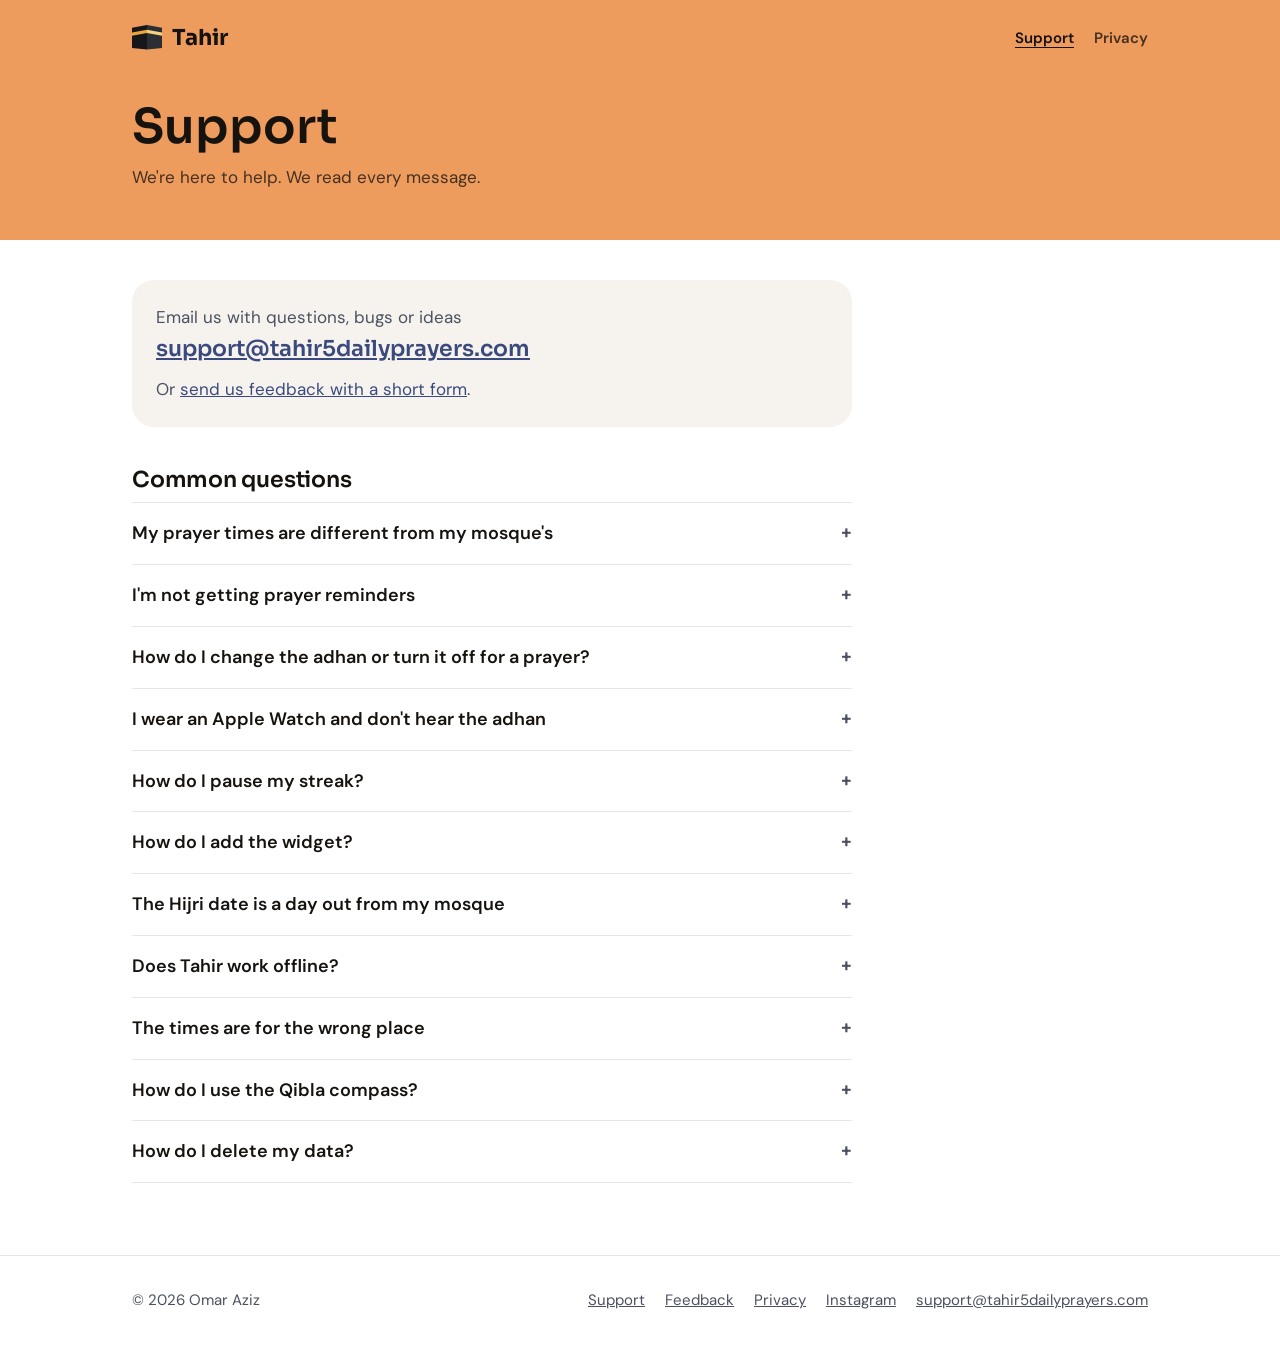
<file: support/index.html>
<!doctype html>
<html lang="en">
<head>
<meta charset="utf-8">
<meta name="viewport" content="width=device-width, initial-scale=1">
<meta name="apple-itunes-app" content="app-id=6762571310">
<title>Support | Tahir</title>
<meta name="description" content="Get help with Tahir: contact us and answers to common questions.">
<meta name="theme-color" content="#F3B56E">
<link rel="canonical" href="https://tahir5dailyprayers.com/support/">
<meta property="og:type" content="website">
<meta property="og:title" content="Support | Tahir">
<meta property="og:description" content="Get help with Tahir: contact us and answers to common questions.">
<meta property="og:url" content="https://tahir5dailyprayers.com/support/">
<meta property="og:image" content="https://tahir5dailyprayers.com/assets/img/og.png">
<meta name="twitter:card" content="summary_large_image">
<link rel="icon" href="../assets/img/favicon.svg" type="image/svg+xml">
<link rel="apple-touch-icon" href="../assets/img/apple-touch-icon.png">
<link rel="preload" href="../assets/fonts/Sora-SemiBold.woff" as="font" type="font/woff" crossorigin>
<link rel="stylesheet" href="../assets/style.css">
<script src="../assets/sky.js"></script>
</head>
<body>
<header class="sky">
  <nav class="nav wrap" aria-label="Main">
    <a class="brand" href="../"><svg viewBox="163 182 64 52" aria-hidden="true"><polygon points="163,188 195,182 195,234 163,231" class="bl"/><polygon points="195,182 227,188 227,231 195,234" class="br"/><polygon points="163,198 195,192 195,199 163,205" class="gl"/><polygon points="195,192 227,198 227,205 195,199" class="gr"/></svg>Tahir</a>
    <div class="nav-links">
      <a href="../support/" aria-current="page">Support</a>
      <a href="../privacy/">Privacy</a>
    </div>
  </nav>
  <div class="wrap page-head">
    <h1>Support</h1>
    <p>We're here to help. We read every message.</p>
  </div>
</header>

<main class="wrap prose">
  <div class="contact-card">
    <p class="muted">Email us with questions, bugs or ideas</p>
    <p class="email"><a href="mailto:support@tahir5dailyprayers.com">support@tahir5dailyprayers.com</a></p>
    <p class="muted card-more">Or <a href="../feedback/">send us feedback with a short form</a>.</p>
  </div>

  <h2>Common questions</h2>
  <details>
    <summary>My prayer times are different from my mosque's</summary>
    <p>Mosques use different calculation methods, especially for Fajr and Isha. By default Tahir uses the Tahir standard, which follows the timings on alislam.org. To match your mosque, go to <strong>More › Prayer Times</strong> and choose its method (for example Muslim World League, ISNA, Umm al-Qura or Karachi), or set your own. You can also switch between standard and Hanafi Asr there.</p>
  </details>
  <details>
    <summary>I'm not getting prayer reminders</summary>
    <ul><li>Turn reminders on in <strong>More › Namaz Reminders</strong>.</li><li>Check that notifications are allowed for Tahir in iOS <strong>Settings › Notifications › Tahir</strong>.</li><li>Leave <strong>Background App Refresh</strong> on for Tahir (iOS Settings › Apps › Tahir), so reminders keep being topped up even if you don't open the app.</li><li>Focus modes and Do Not Disturb can silence reminders. Add Tahir to your allowed apps if you want them to come through.</li><li><strong>On Android:</strong> allow notifications for Tahir, and turn on <strong>Alarms &amp; reminders</strong> for Tahir (Settings › Apps › Tahir), so reminders arrive on time. Some phones also need battery optimisation turned off for Tahir.</li></ul>
  </details>
  <details>
    <summary>How do I change the adhan or turn it off for a prayer?</summary>
    <p>Go to <strong>More › Namaz Reminders</strong> and choose the adhan, a soft chime or off for each prayer. <strong>Adhan voice</strong> lets you choose between two recordings, and <strong>Play the adhan</strong> plays the one you've chosen. On iPhone the adhan follows your ringer volume and the Ring/Silent switch; on Android it follows your notification volume.</p>
  </details>
  <details>
    <summary>I wear an Apple Watch and don't hear the adhan</summary>
    <p>While your iPhone is locked, iOS sends Tahir's reminders to your watch, and the watch only taps: it can't play the adhan. To hear the adhan on your iPhone, open the Watch app on your iPhone and turn off <strong>Notifications › Tahir</strong>. Taking the watch off works too.</p>
  </details>
  <details>
    <summary>How do I pause my streak?</summary>
    <p>On days you're excused from prayer, go to <strong>More › Pause my streak</strong> (or tap your streak on the Namaz screen) and turn it on. Paused days don't count and don't break your streak. Tap <strong>Streak paused</strong> at the top of Today to resume.</p>
  </details>
  <details>
    <summary>How do I add the widget?</summary>
    <p>Touch and hold an empty part of your Home Screen, tap <strong>Edit › Add Widget</strong>, search for Tahir and choose the small or medium size. For the Lock Screen, touch and hold the Lock Screen, tap <strong>Customize</strong> and add Tahir there. <strong>On Android:</strong> touch and hold an empty part of your home screen, tap <strong>Widgets</strong>, find Tahir and drag a widget into place.</p>
  </details>
  <details>
    <summary>The Hijri date is a day out from my mosque</summary>
    <p>Tahir works out the Hijri date by calculation, and your mosque may follow the sighting of the new moon. Go to <strong>More › Preferences › Hijri date</strong> and move it a day either way.</p>
  </details>
  <details>
    <summary>Does Tahir work offline?</summary>
    <p>Yes. Tahir saves the next two weeks of prayer times on your phone, so times, reminders and widgets keep working without a connection. It refreshes them when you're back online.</p>
  </details>
  <details>
    <summary>The times are for the wrong place</summary>
    <p>Tahir needs location access to know where you are. Allow it in iOS <strong>Settings › Apps › Tahir › Location</strong> ("While Using the App" is enough), or on Android in <strong>Settings › Apps › Tahir › Permissions › Location</strong> ("Allow only while using the app" is enough), then open Tahir. If you've travelled, opening the app updates your times for the new place.</p>
  </details>
  <details>
    <summary>How do I use the Qibla compass?</summary>
    <p>Hold your phone flat and away from metal, magnets and speakers. If the direction seems off, move your phone in a figure of eight to recalibrate the compass. The Qibla direction is worked out on your phone from your location.</p>
  </details>
  <details>
    <summary>How do I delete my data?</summary>
    <p>Everything Tahir stores is kept on your phone, so deleting the app deletes all of it. We don't have a copy.</p>
  </details>
</main>
<footer>
  <div class="wrap">
    <span>© 2026 Omar Aziz</span>
    <nav aria-label="Footer">
      <a href="../support/">Support</a>
      <a href="../feedback/">Feedback</a>
      <a href="../privacy/">Privacy</a>
      <a href="https://www.instagram.com/tahir5dailyprayers/">Instagram</a>
      <a href="mailto:support@tahir5dailyprayers.com">support@tahir5dailyprayers.com</a>
    </nav>
  </div>
</footer>
</body>
</html>
</file>
<file: assets/style.css>
/* Tahir — site styles. Colours follow the app's Sky Clock palette. */

@font-face { font-family: "Sora"; font-weight: 600; font-display: swap; src: url("fonts/Sora-SemiBold.woff") format("woff"); }
@font-face { font-family: "Sora"; font-weight: 700; font-display: swap; src: url("fonts/Sora-Bold.woff") format("woff"); }
@font-face { font-family: "DM Sans"; font-weight: 400; font-display: swap; src: url("fonts/DMSans-Regular.woff") format("woff"); }
@font-face { font-family: "DM Sans"; font-weight: 500; font-display: swap; src: url("fonts/DMSans-Medium.woff") format("woff"); }
@font-face { font-family: "DM Sans"; font-weight: 600; font-display: swap; src: url("fonts/DMSans-SemiBold.woff") format("woff"); }

:root {
  /* The live sky (set by sky.js from the visitor's local time; Asr until then). */
  --sky: #F3B56E;
  --ground: #8C4F27;
  --ink: #16120E;
  --ink-soft: rgba(22, 18, 14, 0.78);

  --canvas: #FFFFFF;
  --surface: #F6F3EE;
  --text: #16120E;
  --muted: #4B5160;
  --line: rgba(22, 18, 14, 0.10);
  --accent: #3B4A7D;
  --night: #141833;

  --stone-l: #F4EBDA; --stone-r: #D4CCBE;
  --black-l: #17161B; --black-r: #2B2E33;
  --gold-l: #E9A53A;  --gold-r: #F6D07F;
}

@media (prefers-color-scheme: dark) {
  :root:not([data-theme="light"]) {
    --canvas: #10132A;
    --surface: #1A1F3D;
    --text: #F6F2EA;
    --muted: #B9BCD6;
    --line: rgba(246, 242, 234, 0.12);
    --accent: #9AA6E0;
  }
}
:root[data-theme="dark"] {
  --canvas: #10132A; --surface: #1A1F3D; --text: #F6F2EA; --muted: #B9BCD6;
  --line: rgba(246, 242, 234, 0.12); --accent: #9AA6E0;
}

/* Night sky: moonlit stone, softened gold (as in the app). */
.is-night {
  --stone-l: #9A9DBE; --stone-r: #6E7196;
  --black-l: #07070C; --black-r: #1A1C2E;
  --gold-l: #C99A45;  --gold-r: #E9D9A6;
}

* { box-sizing: border-box; }
html { -webkit-text-size-adjust: 100%; }
body {
  margin: 0;
  background: var(--canvas);
  color: var(--text);
  font: 400 17px/1.6 "DM Sans", -apple-system, BlinkMacSystemFont, "Segoe UI", sans-serif;
  overflow-x: hidden;
}
h1, h2, h3 { font-family: "Sora", "DM Sans", sans-serif; font-weight: 600; line-height: 1.15; margin: 0; }
a { color: var(--accent); }
img { max-width: 100%; display: block; }
.wrap { width: 100%; max-width: 1080px; margin: 0 auto; padding: 0 16px; }
@media (min-width: 720px) { .wrap { padding: 0 32px; } }

/* ---- Sky header ---- */
.sky {
  background: var(--sky);
  color: var(--ink);
  transition: background-color 1.2s ease, color 1.2s ease;
}
.nav { display: flex; align-items: center; justify-content: space-between; gap: 16px; padding-top: 20px; padding-bottom: 20px; }
.brand { display: inline-flex; align-items: center; gap: 10px; color: inherit; text-decoration: none; font-family: "Sora", sans-serif; font-weight: 700; font-size: 22px; }
.brand svg { width: 30px; height: auto; }
.nav-links { display: flex; gap: 20px; }
.nav-links a { color: var(--ink-soft); text-decoration: none; font-weight: 600; font-size: 15px; }
.nav-links a:hover, .nav-links a[aria-current="page"] { color: var(--ink); text-decoration: underline; text-underline-offset: 4px; }

.hero { display: grid; gap: 32px; padding-top: 24px; }
@media (min-width: 880px) { .hero { padding-top: 40px; } }
.hero-copy { padding-bottom: 8px; }
@media (min-width: 880px) { .hero-copy { padding-bottom: 72px; max-width: 600px; } }
.eyebrow { font-size: 14px; font-weight: 600; color: var(--ink-soft); margin: 0 0 10px; }
.hero h1 { font-size: clamp(40px, 7vw, 64px); letter-spacing: -0.02em; }
.hero p.lede { font-size: clamp(18px, 2.2vw, 21px); color: var(--ink-soft); margin: 18px 0 28px; max-width: 34ch; }

.store {
  display: inline-flex; align-items: center; gap: 10px;
  padding: 12px 20px; border-radius: 999px;
  background: var(--ink); color: var(--sky);
  font-weight: 600; font-size: 16px; text-decoration: none;
}
.store svg { width: 18px; height: 18px; fill: currentColor; }
.store-row { display: flex; flex-wrap: wrap; gap: 12px; align-items: center; }
/* The Android beta sign-up (a Google Group) until Tahir is on Google Play; then the Play badge. */
.store.soon { background: transparent; color: inherit; border: 2px solid currentColor; padding: 10px 18px; }
.follow { margin: 18px 0 0; }
.follow a { display: inline-flex; align-items: center; gap: 8px; color: var(--ink-soft); font-weight: 600; font-size: 15px; text-decoration: none; }
.follow a:hover span { text-decoration: underline; }
.follow svg { width: 20px; height: 20px; fill: none; stroke: currentColor; stroke-width: 2; }
.follow svg .fill { fill: currentColor; stroke: none; }

/* Horizon: two minarets and the Kaabah on curved ground, as in the app */
.horizon { position: relative; height: 285px; margin-top: 8px; overflow: hidden; }
.landmark { position: absolute; bottom: 18px; left: 50%; width: 230px; transform: translateX(-50%); }
/* Wide screens: the horizon rises beside the headline instead of below it. */
@media (min-width: 880px) {
  .hero { position: relative; z-index: 1; }
  .horizon { height: 470px; margin-top: -380px; pointer-events: none; }
  .landmark { left: 76%; width: 300px; }
}
.ground { position: absolute; bottom: 0; left: 0; width: 100%; height: 44px; }
.sl { fill: var(--stone-l); } .sr { fill: var(--stone-r); }
.bl { fill: var(--black-l); } .br { fill: var(--black-r); }
.gl { fill: var(--gold-l); }  .gr { fill: var(--gold-r); }
.gd { fill: var(--ground); transition: fill 1.2s ease; }
#sun { position: absolute; width: 56px; height: 56px; margin: -28px 0 0 -28px; border-radius: 50%; background: #FFF4D6; left: 82%; top: 30%; }
#moon { position: absolute; width: 52px; height: 52px; right: 5%; top: 5%; }
#moon[hidden], #sun[hidden] { display: none; }

.phone {
  border-radius: 44px; padding: 8px; background: #16120E;
  box-shadow: 0 30px 60px -20px rgba(16, 19, 42, 0.45);
}
.phone img { border-radius: 36px; width: 100%; height: auto; }

/* ---- Sections ---- */
main section { padding: 72px 0; }
.section-label { font-size: 13px; font-weight: 600; letter-spacing: 0.08em; text-transform: uppercase; color: var(--muted); margin: 0 0 12px; }
h2 { font-size: clamp(28px, 4vw, 38px); letter-spacing: -0.01em; max-width: 22ch; }
.section-intro { color: var(--muted); max-width: 56ch; margin: 14px 0 0; }

.features { display: grid; gap: 16px; margin-top: 36px; grid-template-columns: 1fr; }
@media (min-width: 640px) { .features { grid-template-columns: 1fr 1fr; } }
@media (min-width: 960px) { .features { grid-template-columns: 1fr 1fr 1fr; } }
.feature { background: var(--surface); border-radius: 22px; padding: 22px; }
.feature .dot { width: 28px; height: 28px; border-radius: 50%; margin-bottom: 14px; background: var(--dot); }
/* Prayer colours; Fajr and Isha lighten on dark backgrounds, as in the app. */
:root { --c-fajr: #3B4A7D; --c-dhuhr: #9CCDEB; --c-asr: #F3B56E; --c-maghrib: #E0714F; --c-isha: #1A1F3D; --c-moon: #E9D9A6; --c-kaabah: #17161B; }
@media (prefers-color-scheme: dark) { :root:not([data-theme="light"]) { --c-fajr: #7584C4; --c-isha: #5F66A3; --c-kaabah: #E9A53A; } }
:root[data-theme="dark"] { --c-fajr: #7584C4; --c-isha: #5F66A3; --c-kaabah: #E9A53A; }
.feature h3 { font-size: 19px; margin-bottom: 6px; }
.feature p { margin: 0; color: var(--muted); font-size: 16px; }

.shots { display: grid; gap: 20px; margin-top: 36px; grid-template-columns: repeat(3, minmax(220px, 1fr)); overflow-x: auto; scroll-snap-type: x mandatory; padding-bottom: 8px; }
.shots figure { margin: 0; scroll-snap-align: start; }
.shots figcaption { margin-top: 12px; font-size: 15px; color: var(--muted); text-align: center; }
.shots-4 { grid-template-columns: repeat(4, minmax(200px, 1fr)); }
.shots + .features { margin-top: 44px; }

.widgets { display: flex; flex-wrap: wrap; gap: 20px; align-items: flex-end; margin-top: 32px; }
.widgets img { height: auto; filter: drop-shadow(0 18px 30px rgba(16, 19, 42, 0.25)); }
.widgets .w-medium { width: min(420px, 100%); }
.widgets .w-small { width: min(196px, 46%); }

.promise { background: var(--night); color: #F6F2EA; border-radius: 28px; padding: 40px 28px; }
@media (min-width: 720px) { .promise { padding: 56px; } }
.promise h2 { color: #F6F2EA; }
.promise p { color: #D5D8EA; max-width: 56ch; margin: 14px 0 0; }
.promise a { color: #E9D9A6; }

/* ---- Prose pages (privacy, support) ---- */
.page-head { padding-top: 24px; padding-bottom: 48px; }
.page-head h1 { font-size: clamp(34px, 5vw, 48px); }
.page-head p { color: var(--ink-soft); margin: 10px 0 0; }
.prose { padding-top: 40px; padding-bottom: 72px; }
.prose > * { max-width: 720px; }
.prose h2 { font-size: 22px; margin: 40px 0 10px; max-width: none; }
.prose h2:first-child { margin-top: 0; }
.prose p, .prose li { color: var(--text); }
.prose ul { padding-left: 22px; }
.prose .muted { color: var(--muted); }
.prose .lead { font-family: "Sora", sans-serif; font-weight: 600; font-size: clamp(22px, 3vw, 28px); line-height: 1.3; margin: 0 0 24px; }

.contact-card { background: var(--surface); border-radius: 22px; padding: 24px; margin-bottom: 40px; }
.contact-card p { margin: 0; }
.contact-card .email { font-family: "Sora", sans-serif; font-weight: 600; font-size: clamp(18px, 3.4vw, 22px); overflow-wrap: anywhere; }

details { border-top: 1px solid var(--line); padding: 16px 0; }
details:last-of-type { border-bottom: 1px solid var(--line); }
summary { cursor: pointer; font-weight: 600; font-size: 18px; list-style: none; display: flex; justify-content: space-between; gap: 16px; }
summary::-webkit-details-marker { display: none; }
summary::after { content: "+"; font-family: "Sora", sans-serif; color: var(--muted); }
details[open] summary::after { content: "–"; }
details p, details ul { margin: 10px 0 0; color: var(--muted); }

/* ---- Footer ---- */
footer { border-top: 1px solid var(--line); padding: 32px 0 48px; color: var(--muted); font-size: 15px; }
footer .wrap { display: flex; flex-wrap: wrap; gap: 12px 24px; justify-content: space-between; }
footer nav { display: flex; flex-wrap: wrap; gap: 20px; }
footer a { color: var(--muted); }

:focus-visible { outline: 3px solid var(--accent); outline-offset: 3px; border-radius: 6px; }
@media (prefers-reduced-motion: reduce) { .sky { transition: none; } }

/* ---- Feedback form ---- */
.feedback-form { display: grid; gap: 22px; }
.feedback-form[hidden] { display: none; }
.feedback-form fieldset { border: 0; padding: 0; margin: 0; }
.feedback-form legend, .field { font-weight: 600; font-size: 18px; }
.feedback-form legend { margin-bottom: 12px; }
.choices { display: grid; gap: 10px; grid-template-columns: repeat(auto-fit, minmax(220px, 1fr)); }
.choices label { display: flex; gap: 12px; align-items: flex-start; background: var(--surface); border-radius: 16px; padding: 14px 16px; cursor: pointer; border: 2px solid transparent; }
.choices label:has(input:checked) { border-color: var(--accent); }
.choices input { margin-top: 4px; accent-color: var(--accent); }
.choices span { display: grid; gap: 2px; font-weight: 400; font-size: 15px; color: var(--muted); }
.choices strong { color: var(--text); font-size: 16px; }
.field { display: grid; gap: 8px; }
.field .muted { font-weight: 400; font-size: 15px; }
.feedback-form textarea, .feedback-form input[type=email], .feedback-form select {
  font: inherit; font-size: 16px; color: var(--text); background: var(--surface);
  border: 1px solid var(--line); border-radius: 14px; padding: 12px 14px; width: 100%; box-sizing: border-box;
}
.feedback-form textarea { resize: vertical; min-height: 150px; }
.feedback-form .send { border: 0; cursor: pointer; justify-self: start; font-family: inherit; background: var(--accent); color: var(--canvas); }
.feedback-form .send:disabled { opacity: 0.6; cursor: default; }
.field-error { color: #B3261E; font-size: 15px; margin: -12px 0 0; }
@media (prefers-color-scheme: dark) { :root:not([data-theme="light"]) .field-error { color: #F2B8B5; } }
:root[data-theme="dark"] .field-error { color: #F2B8B5; }
/* What Tahir fills in when it opens the form: its prayer times, shown as they
   came, and the country they're for, which people can change or clear. */
.feedback-form .field[hidden], .feedback-form .hint[hidden] { display: none; }
.feedback-form .readonly {
  margin: 0; font-weight: 400; font-size: 16px; color: var(--text); background: var(--surface);
  border: 1px solid var(--line); border-radius: 14px; padding: 12px 14px; overflow-wrap: anywhere;
}
.with-clear { position: relative; }
.feedback-form .with-clear input {
  font: inherit; font-size: 16px; font-weight: 400; color: var(--text); background: var(--surface);
  border: 1px solid var(--line); border-radius: 14px; padding: 12px 48px 12px 14px; width: 100%; box-sizing: border-box;
}
.with-clear .clear {
  position: absolute; right: 9px; top: 50%; transform: translateY(-50%);
  display: flex; align-items: center; justify-content: center;
  width: 28px; height: 28px; padding: 0; border: 0; border-radius: 50%; cursor: pointer;
  background: rgba(22, 18, 14, 0.5); color: #FFFFFF;
}
.with-clear .clear svg { width: 10px; height: 10px; fill: none; stroke: currentColor; stroke-width: 2; stroke-linecap: round; }
.with-clear .clear[hidden] { display: none; }
@media (prefers-color-scheme: dark) { :root:not([data-theme="light"]) .with-clear .clear { background: rgba(246, 242, 234, 0.5); color: #1A1F3D; } }
:root[data-theme="dark"] .with-clear .clear { background: rgba(246, 242, 234, 0.5); color: #1A1F3D; }
.feedback-form .hint { margin: 0; font-weight: 400; font-size: 14px; color: var(--muted); }
.form-note { font-size: 15px; margin: 0; }
.form-status { margin: 0; font-weight: 600; }
.form-status:empty { display: none; }
.honey { position: absolute; left: -9999px; width: 1px; height: 1px; opacity: 0; }
.contact-card.sent { margin-bottom: 24px; }
.contact-card.sent .muted { margin-top: 8px; }
.contact-card .card-more { margin-top: 10px; }
</file>
